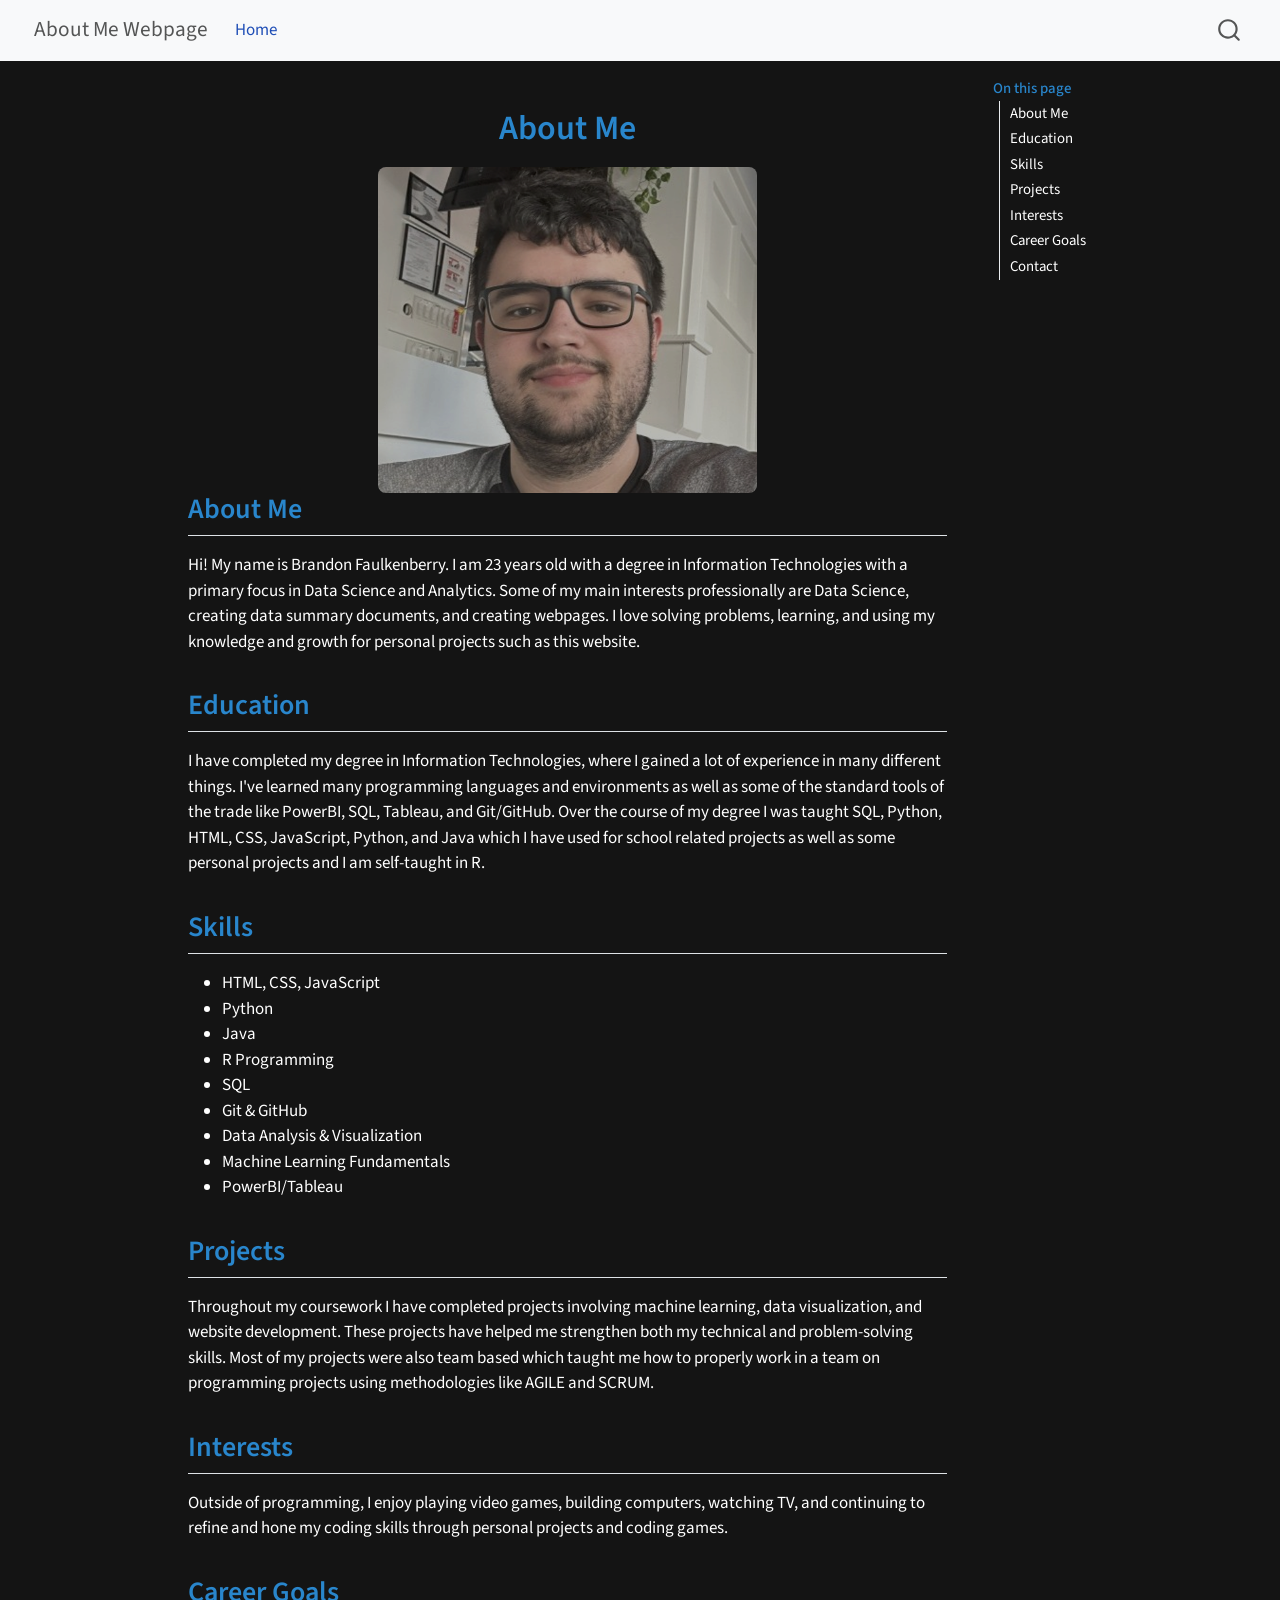
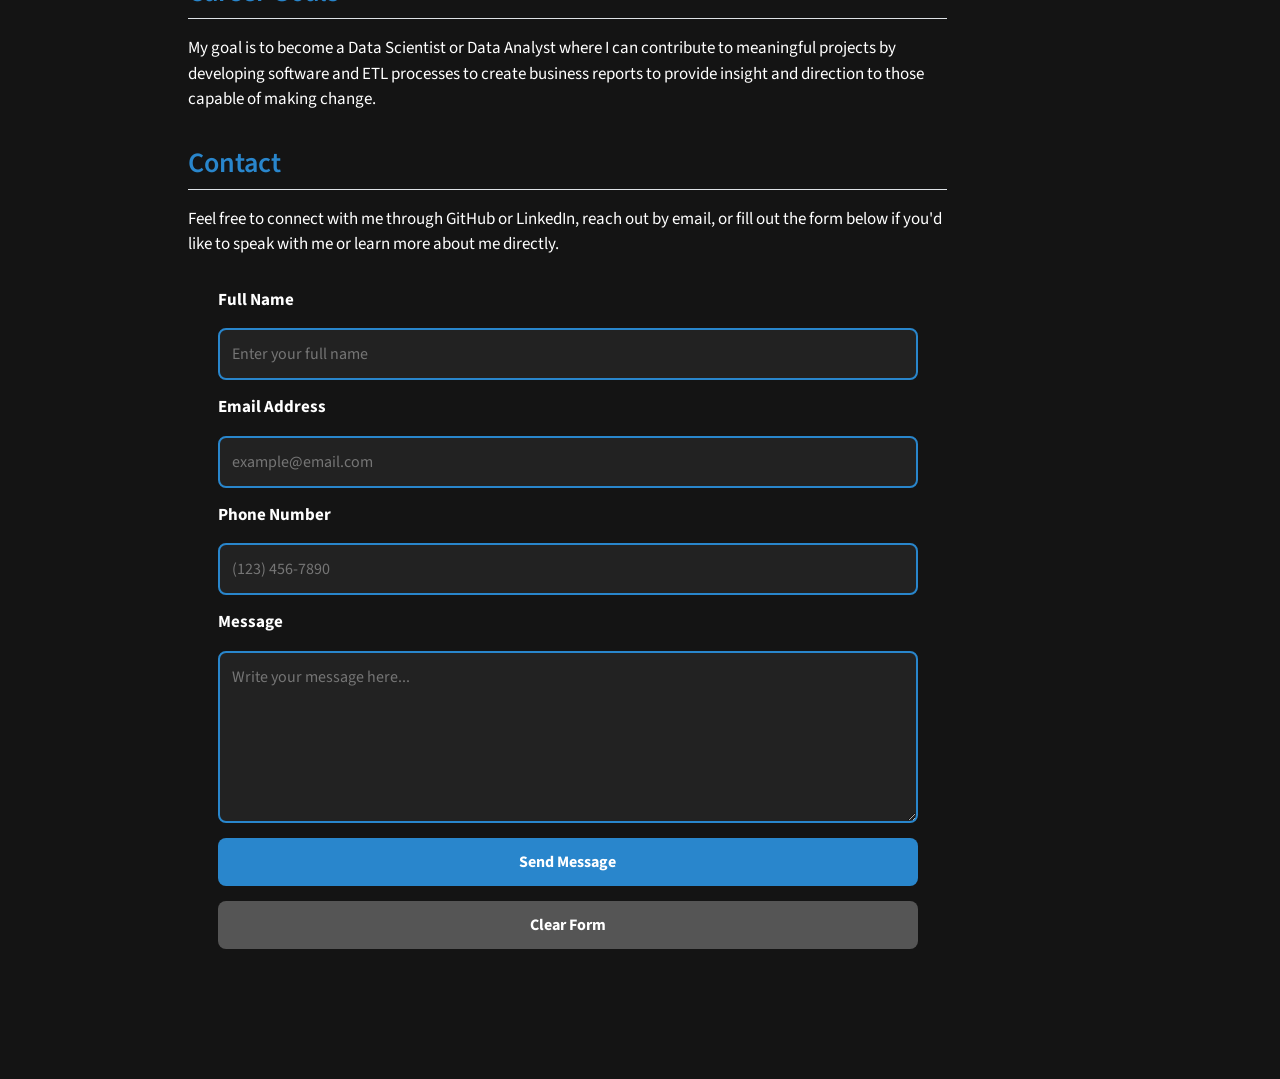
<file: about_me.html>
<!doctype html>
<html lang="en">
  <head>
    <meta charset="UTF-8" />
    <meta name="viewport" content="width=device-width, initial-scale=1.0" />
    <title>About Me</title>

    <link rel="stylesheet" href="styles.css" />

    <!--#region quarto code-->

    <style>
      h1,
      h2,
      h3,
      h4 {
        color: #2986cc !important;
      }

      html,
      body {
        margin: 0;
        padding: 0;
        background-color: #141414;
        color: #ffffff;
        min-height: 100%;
      }

      .content {
        max-width: 850px;
        margin: 0 auto;
        padding: 40px 20px;
        font-family: "Source Sans Pro", sans-serif;
      }

      code {
        white-space: pre-wrap;
      }
      span.smallcaps {
        font-variant: small-caps;
      }
      div.columns {
        display: flex;
        gap: min(4vw, 1.5em);
      }
      div.column {
        flex: auto;
        overflow-x: auto;
      }
      div.hanging-indent {
        margin-left: 1.5em;
        text-indent: -1.5em;
      }
      ul.task-list {
        list-style: none;
      }
      ul.task-list li input[type="checkbox"] {
        width: 0.8em;
        margin: 0 0.8em 0.2em -1em; /* quarto-specific, see https://github.com/quarto-dev/quarto-cli/issues/4556 */
        vertical-align: middle;
      }
    </style>

    <script src="site_libs/quarto-nav/quarto-nav.js"></script>
    <script src="site_libs/quarto-nav/headroom.min.js"></script>
    <script src="site_libs/clipboard/clipboard.min.js"></script>
    <script src="site_libs/quarto-search/autocomplete.umd.js"></script>
    <script src="site_libs/quarto-search/fuse.min.js"></script>
    <script src="site_libs/quarto-search/quarto-search.js"></script>
    <meta name="quarto:offset" content="./" />
    <script src="site_libs/quarto-html/quarto.js" type="module"></script>
    <script
      src="site_libs/quarto-html/tabsets/tabsets.js"
      type="module"
    ></script>
    <script src="site_libs/quarto-html/axe/axe-check.js" type="module"></script>
    <script src="site_libs/quarto-html/popper.min.js"></script>
    <script src="site_libs/quarto-html/tippy.umd.min.js"></script>
    <script src="site_libs/quarto-html/anchor.min.js"></script>
    <link href="site_libs/quarto-html/tippy.css" rel="stylesheet" />
    <link
      href="site_libs/quarto-html/quarto-syntax-highlighting-7b89279ff1a6dce999919e0e67d4d9ec.css"
      rel="stylesheet"
      id="quarto-text-highlighting-styles"
    />
    <script src="site_libs/bootstrap/bootstrap.min.js"></script>
    <link href="site_libs/bootstrap/bootstrap-icons.css" rel="stylesheet" />
    <link
      href="site_libs/bootstrap/bootstrap-e31584831b205ffbb2d98406f31c2a5b.min.css"
      rel="stylesheet"
      append-hash="true"
      id="quarto-bootstrap"
      data-mode="light"
    />
    <script id="quarto-search-options" type="application/json">
      {
        "location": "navbar",
        "copy-button": false,
        "collapse-after": 3,
        "panel-placement": "end",
        "type": "overlay",
        "limit": 50,
        "keyboard-shortcut": ["f", "/", "s"],
        "show-item-context": false,
        "language": {
          "search-no-results-text": "No results",
          "search-matching-documents-text": "matching documents",
          "search-copy-link-title": "Copy link to search",
          "search-hide-matches-text": "Hide additional matches",
          "search-more-match-text": "more match in this document",
          "search-more-matches-text": "more matches in this document",
          "search-clear-button-title": "Clear",
          "search-text-placeholder": "",
          "search-detached-cancel-button-title": "Cancel",
          "search-submit-button-title": "Submit",
          "search-label": "Search"
        }
      }
    </script>
    <!--#endregion-->
  </head>

  <body>
    <div id="quarto-search-results"></div>
    <header id="quarto-header" class="headroom fixed-top">
      <nav class="navbar navbar-expand-lg" data-bs-theme="dark">
        <div class="navbar-container container-fluid">
          <div class="navbar-brand-container mx-auto">
            <a href="./index.html" class="navbar-brand navbar-brand-logo"> </a>
            <a class="navbar-brand" href="./index.html">
              <span class="navbar-title">About Me Webpage</span>
            </a>
          </div>
          <div id="quarto-search" class="" title="Search"></div>
          <button
            class="navbar-toggler"
            type="button"
            data-bs-toggle="collapse"
            data-bs-target="#navbarCollapse"
            aria-controls="navbarCollapse"
            role="menu"
            aria-expanded="false"
            aria-label="Toggle navigation"
            onclick="
              if (window.quartoToggleHeadroom) {
                window.quartoToggleHeadroom();
              }
            "
          >
            <span class="navbar-toggler-icon"></span>
          </button>
          <div class="collapse navbar-collapse" id="navbarCollapse">
            <ul class="navbar-nav navbar-nav-scroll me-auto">
              <li class="nav-item">
                <a
                  class="nav-link active"
                  href="index.html"
                  aria-current="page"
                >
                  <span class="menu-text">Home</span></a
                >
              </li>
            </ul>
          </div>
          <!-- /navcollapse -->
          <div class="quarto-navbar-tools"></div>
        </div>
        <!-- /container-fluid -->
      </nav>
    </header>
    <!-- content -->
    <div
      id="quarto-content"
      class="quarto-container page-columns page-rows-contents page-layout-article page-navbar"
    >
    <!-- sidebar for quick access -->
      <!-- margin-sidebar -->
      <div id="quarto-margin-sidebar" class="sidebar margin-sidebar">
        <nav id="TOC" role="doc-toc" class="toc-active">
  <h2 id="toc-title">On this page</h2>

  <ul class="collapse">
  <li><a href="#about-me" class="nav-link">About Me</a></li>
  <li><a href="#education" class="nav-link">Education</a></li>
  <li><a href="#skills" class="nav-link">Skills</a></li>
  <li><a href="#projects" class="nav-link">Projects</a></li>
  <li><a href="#interests" class="nav-link">Interests</a></li>
  <li><a href="#goals" class="nav-link">Career Goals</a></li>
  <li><a href="#contact" class="nav-link">Contact</a></li>
</ul>
</nav>
      </div>
    <main class="content">

  <h1 style="text-align: center;">About Me</h1>

  <div class="img-card">
    <img src="images/Brandon.png"
              class="standard-img"
              alt="Image of Brandon Faulkenberry" />
  </div>

  <section id="about-me">
    <h2>About Me</h2>
    <p>
      Hi! My name is Brandon Faulkenberry. I am 23 years old with a degree in Information Technologies with a primary focus in Data Science and Analytics. 
      Some of my main interests professionally are Data Science, creating data summary documents, and creating webpages. I love solving problems,
      learning, and using my knowledge and growth for personal projects such as this website.
    </p>
  </section>

  <section id="education">
    <h2>Education</h2>
    <p>
      I have completed my degree in Information Technologies, where I gained a lot of experience in many different things. I've learned many programming languages and environments as well as some
      of the standard tools of the trade like PowerBI, SQL, Tableau, and Git/GitHub. Over the course of my degree I was taught SQL, Python, HTML, CSS, JavaScript, Python, and Java which I have used for
      school related projects as well as some personal projects and I am self-taught in R.
    </p>
  </section>

  <section id="skills">
    <h2>Skills</h2>

    <ul>
      <li>HTML, CSS, JavaScript</li>
      <li>Python</li>
      <li>Java</li>
      <li>R Programming</li>
      <li>SQL</li>
      <li>Git & GitHub</li>
      <li>Data Analysis & Visualization</li>
      <li>Machine Learning Fundamentals</li>
      <li>PowerBI/Tableau</li>
    </ul>
  </section>

  <section id="projects">
    <h2>Projects</h2>

    <p>
      Throughout my coursework I have completed projects involving machine
      learning, data visualization, and website development.
      These projects have helped me strengthen both my technical and
      problem-solving skills. Most of my projects were also team based which taught me how to properly work in a team on programming projects using methodologies like AGILE and SCRUM.
    </p>
  </section>

  <section id="interests">
    <h2>Interests</h2>

    <p>
      Outside of programming, I enjoy playing video games, building computers, watching TV, and continuing to refine and hone my coding skills through personal projects and coding games.
    </p>
  </section>

  <section id="goals">
    <h2>Career Goals</h2>

    <p>
      My goal is to become a Data Scientist or Data Analyst where I can contribute to
      meaningful projects by developing software and ETL processes to create business reports
      to provide insight and direction to those capable of making change.
    </p>
  </section>

  <section id="contact">
    <h2>Contact</h2>

    <p>
      Feel free to connect with me through GitHub or LinkedIn, reach out by
      email, or fill out the form below if you'd like to speak with me or learn more about me directly.
    </p>

    <form id="contactForm" class="contact-form">

    <label for="name">Full Name</label>
    <input
      type="text"
      id="name"
      name="name"
      placeholder="Enter your full name"
      required
    />

    <label for="email">Email Address</label>
    <input
      type="email"
      id="email"
      name="email"
      placeholder="example@email.com"
      required
    />

    <label for="phone">Phone Number</label>
    <input
      type="tel"
      id="phone"
      name="phone"
      placeholder="(123) 456-7890"
    />

    <label for="message">Message</label>
    <textarea
      id="message"
      name="message"
      rows="6"
      placeholder="Write your message here..."
      required
    ></textarea>

    <button type="submit">Send Message</button>
    <button type="reset">Clear Form</button>

  </form>
  </section>

</main>
<script src="scripts.js"></script>
  </body>
</html>
</file>
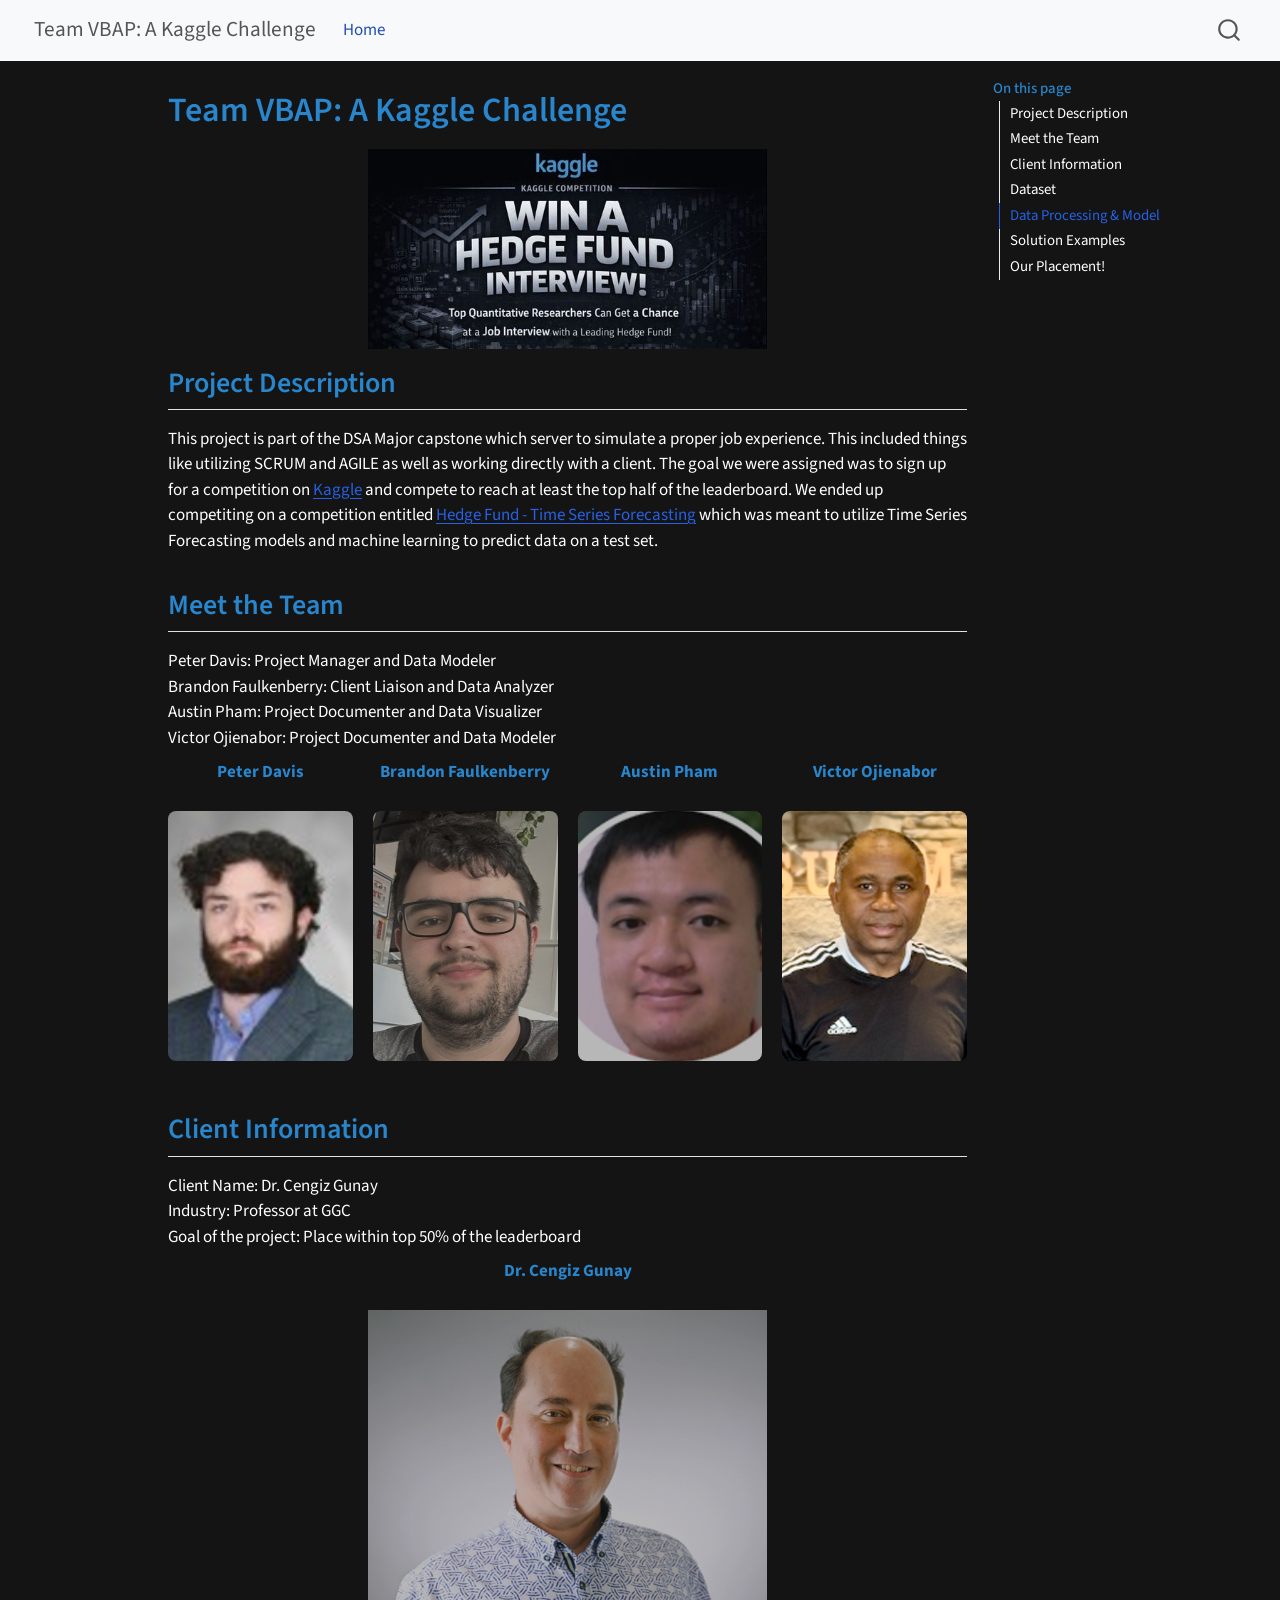
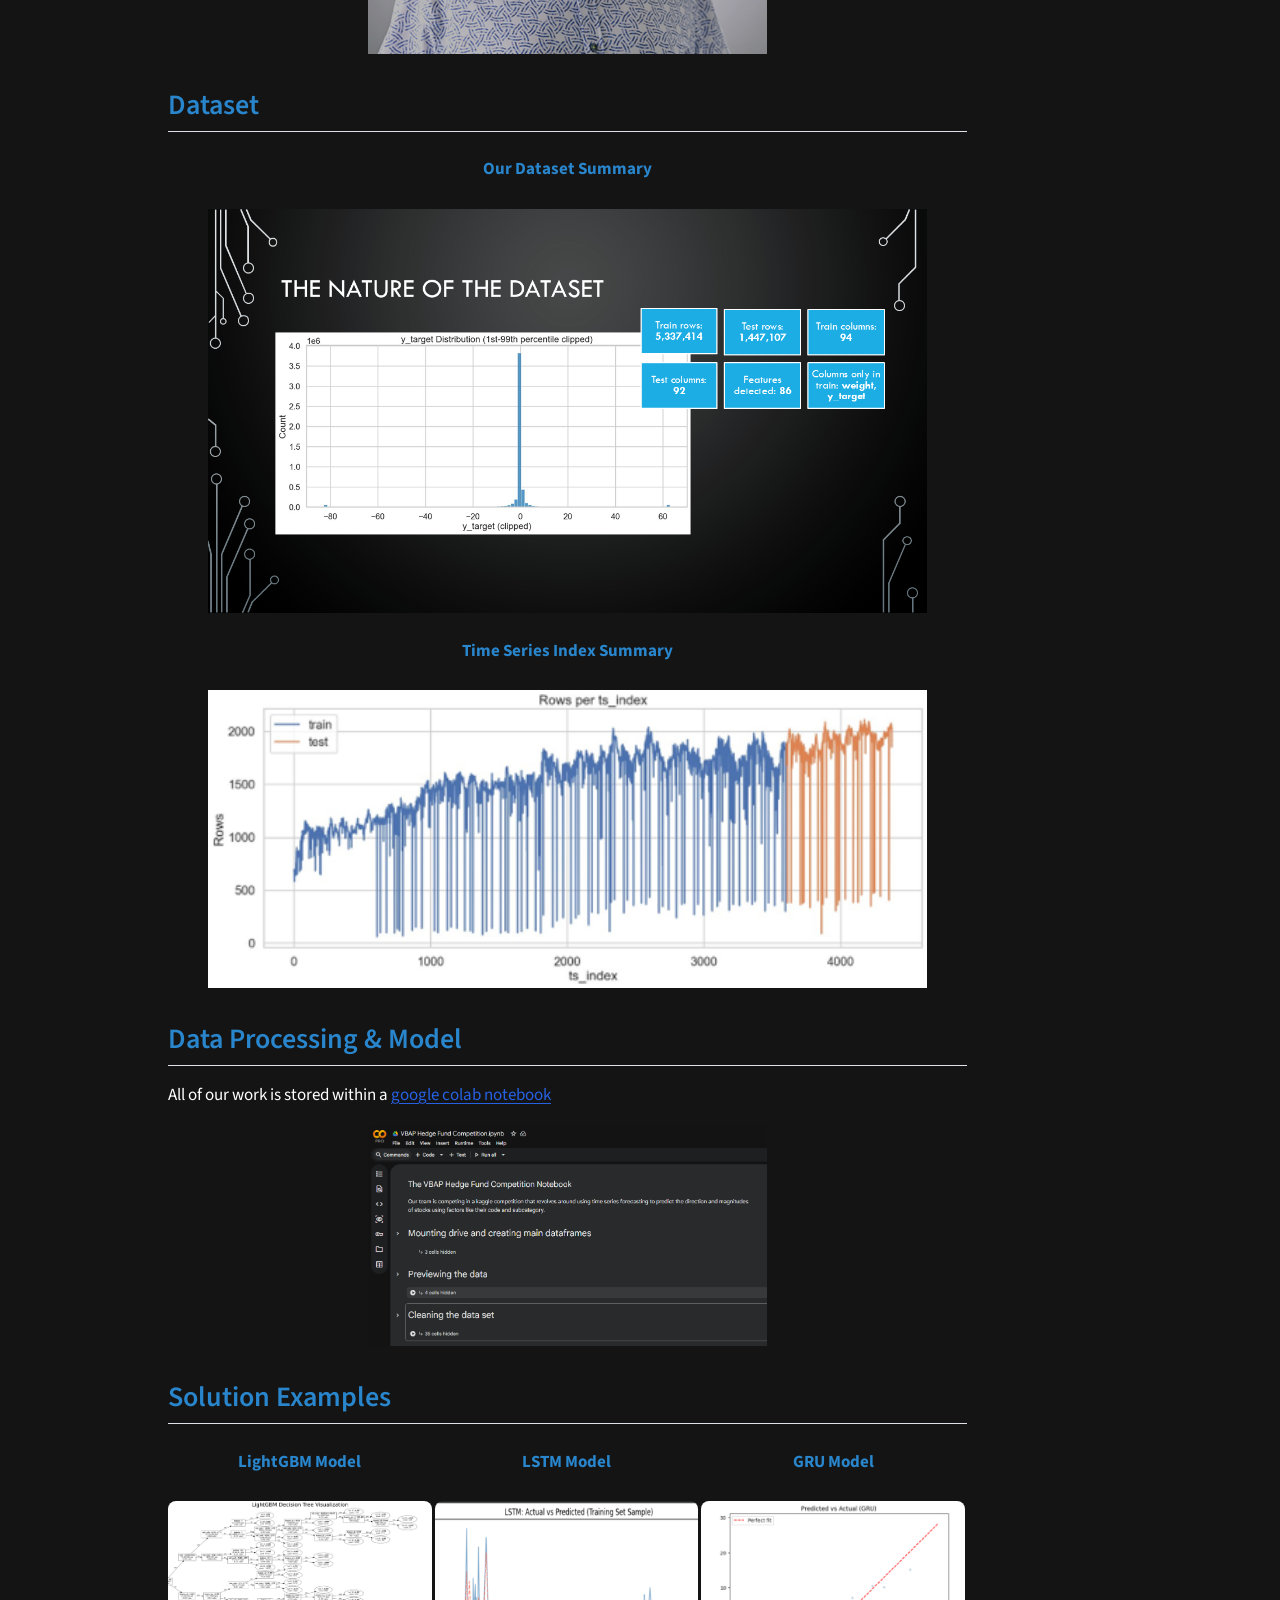
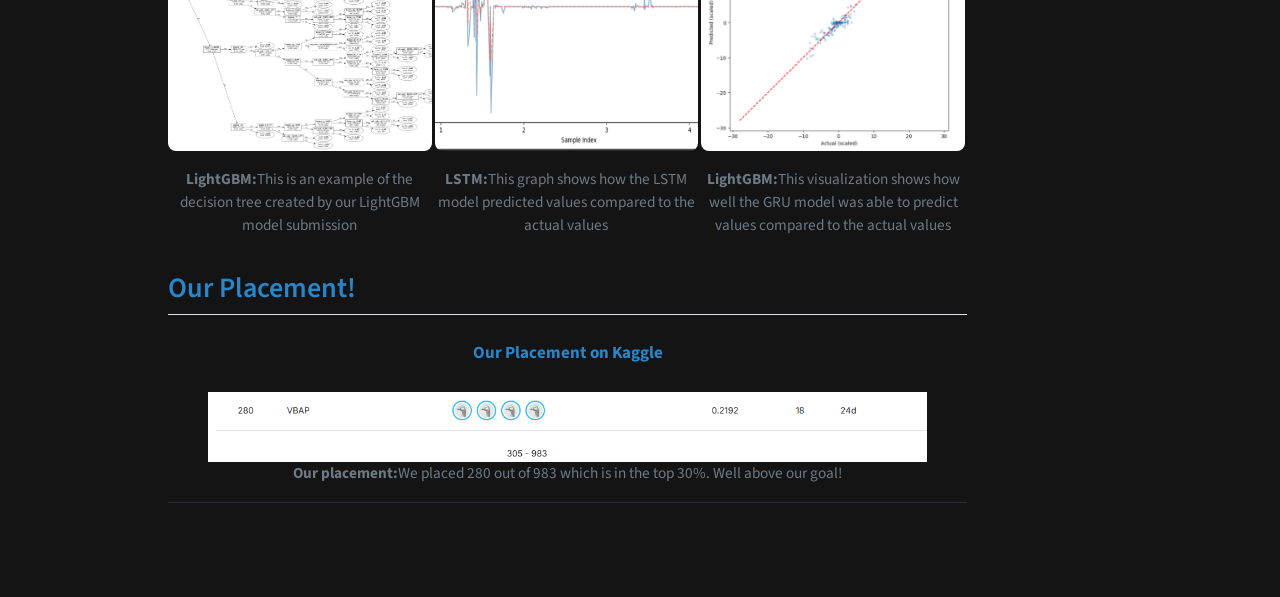
<file: capstone_page.html>
<!doctype html>
<html xmlns="http://www.w3.org/1999/xhtml" lang="en" xml:lang="en">
  <head>
    <meta charset="utf-8" />
    <meta name="generator" content="quarto-1.8.25" />

    <meta
      name="viewport"
      content="width=device-width, initial-scale=1.0, user-scalable=yes"
    />

    <title>Team VBAP: A Kaggle Challenge</title>
    <style>
      code {
        white-space: pre-wrap;
      }
      span.smallcaps {
        font-variant: small-caps;
      }
      div.columns {
        display: flex;
        gap: min(4vw, 1.5em);
      }
      div.column {
        flex: auto;
        overflow-x: auto;
      }
      div.hanging-indent {
        margin-left: 1.5em;
        text-indent: -1.5em;
      }
      ul.task-list {
        list-style: none;
      }
      ul.task-list li input[type="checkbox"] {
        width: 0.8em;
        margin: 0 0.8em 0.2em -1em; /* quarto-specific, see https://github.com/quarto-dev/quarto-cli/issues/4556 */
        vertical-align: middle;
      }
    </style>

    <script src="site_libs/quarto-nav/quarto-nav.js"></script>
    <script src="site_libs/quarto-nav/headroom.min.js"></script>
    <script src="site_libs/clipboard/clipboard.min.js"></script>
    <script src="site_libs/quarto-search/autocomplete.umd.js"></script>
    <script src="site_libs/quarto-search/fuse.min.js"></script>
    <script src="site_libs/quarto-search/quarto-search.js"></script>
    <meta name="quarto:offset" content="./" />
    <script src="site_libs/quarto-html/quarto.js" type="module"></script>
    <script
      src="site_libs/quarto-html/tabsets/tabsets.js"
      type="module"
    ></script>
    <script src="site_libs/quarto-html/axe/axe-check.js" type="module"></script>
    <script src="site_libs/quarto-html/popper.min.js"></script>
    <script src="site_libs/quarto-html/tippy.umd.min.js"></script>
    <script src="site_libs/quarto-html/anchor.min.js"></script>
    <link href="site_libs/quarto-html/tippy.css" rel="stylesheet" />
    <link
      href="site_libs/quarto-html/quarto-syntax-highlighting-7b89279ff1a6dce999919e0e67d4d9ec.css"
      rel="stylesheet"
      id="quarto-text-highlighting-styles"
    />
    <script src="site_libs/bootstrap/bootstrap.min.js"></script>
    <link href="site_libs/bootstrap/bootstrap-icons.css" rel="stylesheet" />
    <link
      href="site_libs/bootstrap/bootstrap-e31584831b205ffbb2d98406f31c2a5b.min.css"
      rel="stylesheet"
      append-hash="true"
      id="quarto-bootstrap"
      data-mode="light"
    />
    <script id="quarto-search-options" type="application/json">
      {
        "location": "navbar",
        "copy-button": false,
        "collapse-after": 3,
        "panel-placement": "end",
        "type": "overlay",
        "limit": 50,
        "keyboard-shortcut": ["f", "/", "s"],
        "show-item-context": false,
        "language": {
          "search-no-results-text": "No results",
          "search-matching-documents-text": "matching documents",
          "search-copy-link-title": "Copy link to search",
          "search-hide-matches-text": "Hide additional matches",
          "search-more-match-text": "more match in this document",
          "search-more-matches-text": "more matches in this document",
          "search-clear-button-title": "Clear",
          "search-text-placeholder": "",
          "search-detached-cancel-button-title": "Cancel",
          "search-submit-button-title": "Submit",
          "search-label": "Search"
        }
      }
    </script>

    <link rel="stylesheet" href="styles.css" />
  </head>

  <body class="nav-fixed quarto-light">
    <div id="quarto-search-results"></div>
    <header id="quarto-header" class="headroom fixed-top">
      <nav class="navbar navbar-expand-lg" data-bs-theme="dark">
        <div class="navbar-container container-fluid">
          <div class="navbar-brand-container mx-auto">
            <a href="./index.html" class="navbar-brand navbar-brand-logo"> </a>
            <a class="navbar-brand" href="./index.html">
              <span class="navbar-title">Team VBAP: A Kaggle Challenge</span>
            </a>
          </div>
          <div id="quarto-search" class="" title="Search"></div>
          <button
            class="navbar-toggler"
            type="button"
            data-bs-toggle="collapse"
            data-bs-target="#navbarCollapse"
            aria-controls="navbarCollapse"
            role="menu"
            aria-expanded="false"
            aria-label="Toggle navigation"
            onclick="
              if (window.quartoToggleHeadroom) {
                window.quartoToggleHeadroom();
              }
            "
          >
            <span class="navbar-toggler-icon"></span>
          </button>
          <div class="collapse navbar-collapse" id="navbarCollapse">
            <ul class="navbar-nav navbar-nav-scroll me-auto">
              <li class="nav-item">
                <a
                  class="nav-link active"
                  href="index.html"
                  aria-current="page"
                >
                  <span class="menu-text">Home</span></a
                >
              </li>
            </ul>
          </div>
          <!-- /navcollapse -->
          <div class="quarto-navbar-tools"></div>
        </div>
        <!-- /container-fluid -->
      </nav>
    </header>
    <!-- content -->
    <div
      id="quarto-content"
      class="quarto-container page-columns page-rows-contents page-layout-article page-navbar"
    >
      <!-- sidebar -->
      <!-- margin-sidebar -->
      <div id="quarto-margin-sidebar" class="sidebar margin-sidebar">
        <nav id="TOC" role="doc-toc" class="toc-active">
          <h2 id="toc-title">On this page</h2>

          <ul class="collapse">
            <li>
              <a
                href="#project-description"
                id="toc-project-description"
                class="nav-link active"
                data-scroll-target="#project-description"
                >Project Description</a
              >
            </li>
            <li>
              <a
                href="#meet-the-team"
                id="toc-meet-the-team"
                class="nav-link"
                data-scroll-target="#meet-the-team"
                >Meet the Team</a
              >
            </li>
            <li>
              <a
                href="#client-information"
                id="toc-client-information"
                class="nav-link"
                data-scroll-target="#client-information"
                >Client Information</a
              >
            </li>
            <li>
              <a
                href="#dataset"
                id="toc-dataset"
                class="nav-link"
                data-scroll-target="#dataset"
                >Dataset</a
              >
            </li>
            <li>
              <a
                href="#data-processing-model"
                id="toc-data-processing-model"
                class="nav-link"
                data-scroll-target="#data-processing-model"
                >Data Processing &amp; Model</a
              >
            </li>
            <li>
              <a
                href="#solution-examples"
                id="toc-solution-examples"
                class="nav-link"
                data-scroll-target="#solution-examples"
                >Solution Examples</a
              >
            </li>
            <li>
              <a
                href="#our-placement"
                id="toc-our-placement"
                class="nav-link"
                data-scroll-target="#our-placement"
                >Our Placement!</a
              >
            </li>
          </ul>
        </nav>
      </div>
      <!-- main -->
      <main class="content" id="quarto-document-content">
        <header id="title-block-header" class="quarto-title-block default">
          <div class="quarto-title">
            <h1 class="title">Team VBAP: A Kaggle Challenge</h1>
          </div>

          <div class="quarto-title-meta"></div>
        </header>

        <div class="img-card">
          <p>
            <a
              href="https://www.kaggle.com/competitions/ts-forecasting"
              target="_blank"
            >
              <img src="images/competition.png" class="full-img" />
            </a>
          </p>
        </div>
        <section id="project-description" class="level2">
          <h2 class="anchored" data-anchor-id="project-description">
            Project Description
          </h2>
          <p>
            This project is part of the DSA Major capstone which server to
            simulate a proper job experience. This included things like
            utilizing SCRUM and AGILE as well as working directly with a client.
            The goal we were assigned was to sign up for a competition on
            <a href="https://www.kaggle.com/competitions">Kaggle</a> and compete
            to reach at least the top half of the leaderboard. We ended up
            competiting on a competition entitled
            <a href="https://www.kaggle.com/competitions/ts-forecasting"
              >Hedge Fund - Time Series Forecasting</a
            >
            which was meant to utilize Time Series Forecasting models and
            machine learning to predict data on a test set.
          </p>
        </section>
        <section id="meet-the-team" class="level2">
          <h2 class="anchored" data-anchor-id="meet-the-team">Meet the Team</h2>

          Peter Davis: Project Manager and Data Modeler <br />
          Brandon Faulkenberry: Client Liaison and Data Analyzer <br />
          Austin Pham: Project Documenter and Data Visualizer <br />
          Victor Ojienabor: Project Documenter and Data Modeler<br />

          <div class="team-row">
            <div class="team-member">
              <div class="img-card">
                <div class="img-title">
                  <p>Peter Davis</p>
                </div>
                <p>
                  <a
                    href="https://www.linkedin.com/in/peterddavis2002/"
                    target="_blank"
                  >
                    <img src="images/Peter.png" class="uniform-img" />
                  </a>
                </p>
              </div>
            </div>
            <div class="team-member">
              <div class="img-card">
                <div class="img-title">
                  <p>Brandon Faulkenberry</p>
                </div>
                <p>
                  <a
                    href="https://www.linkedin.com/in/brandon-faulkenberry/"
                    target="_blank"
                  >
                    <img src="images/Brandon.png" class="uniform-img" />
                  </a>
                </p>
              </div>
            </div>
            <div class="team-member">
              <div class="img-card">
                <div class="img-title">
                  <p>Austin Pham</p>
                </div>
                <p>
                  <a
                    href="https://www.linkedin.com/in/austin-pham-726659279/"
                    target="_blank"
                  >
                    <img src="images/Austin.png" class="uniform-img" />
                  </a>
                </p>
              </div>
            </div>
            <div class="team-member">
              <div class="img-card">
                <div class="img-title">
                  <p>Victor Ojienabor</p>
                </div>
                <p>
                  <a
                    href="https://www.linkedin.com/in/victor-o-91b5523b8/"
                    target="_blank"
                  >
                    <img src="images/Victor.png" class="uniform-img" />
                  </a>
                </p>
              </div>
            </div>
          </div>
        </section>
        <section id="client-information" class="level2">
          <h2 class="anchored" data-anchor-id="client-information">
            Client Information
          </h2>

          Client Name: Dr.&nbsp;Cengiz Gunay<br />
          Industry: Professor at GGC<br />

          Goal of the project: Place within top 50% of the leaderboard<br />

          <div class="img-card">
            <div class="img-title">
              <p>Dr.&nbsp;Cengiz Gunay</p>
            </div>
            <p>
              <a
                href="https://www.linkedin.com/in/cengiz-gunay-5010a89/"
                target="_blank"
              >
                <img src="images/Gunay.png" class="full-img" />
              </a>
            </p>
          </div>
        </section>
        <section id="dataset" class="level2">
          <h2 class="anchored" data-anchor-id="dataset">Dataset</h2>
          <div class="img-card">
            <div class="img-title">
              <p>Our Dataset Summary</p>
            </div>
            <p>
              <img
                src="images/Dataset_Summary.png"
                width="90%"
                fig-align="center"
              />
            </p>
          </div>
          <div class="img-card">
            <div class="img-title">
              <p>Time Series Index Summary</p>
            </div>
            <p>
              <img src="images/row_desc.png" width="90%" fig-align="center" />
            </p>
          </div>
        </section>
        <section id="data-processing-model" class="level2">
          <h2 class="anchored" data-anchor-id="data-processing-model">
            Data Processing &amp; Model
          </h2>
          <p>
            All of our work is stored within a
            <a
              href="https://colab.research.google.com/drive/10K1tEFn7ey2J7yNcpJGUPbkWtOyQZa-r?usp=sharing"
              >google colab notebook</a
            >
          </p>
          <div class="img-card">
            <p>
              <a
                href="https://colab.research.google.com/drive/10K1tEFn7ey2J7yNcpJGUPbkWtOyQZa-r?usp=sharing"
                target="_blank"
              >
                <img src="images/Colab_preview.png" class="full-img" />
              </a>
            </p>
          </div>
        </section>
        <section id="solution-examples" class="level2">
          <h2 class="anchored" data-anchor-id="solution-examples">
            Solution Examples
          </h2>
          <div class="columns">
            <div class="column" style="width: 33%">
              <div class="img-card">
                <div class="img-title">
                  <p>LightGBM Model</p>
                </div>
                <p>
                  <a href="images/LightGBM_example.png" target="_blank">
                    <img
                      src="images/LightGBM_example.png"
                      class="uniform-img"
                    />
                  </a>
                </p>
                <figcaption>
                  <strong>LightGBM:</strong>This is an example of the decision
                  tree created by our LightGBM model submission
                </figcaption>
              </div>
            </div>
            <div class="column" style="width: 33%">
              <div class="img-card">
                <div class="img-title">
                  <p>LSTM Model</p>
                </div>
                <p>
                  <a href="images/LSTM_example.png" target="_blank">
                    <img src="images/LSTM_example.png" class="uniform-img" />
                  </a>
                </p>
                <figcaption>
                  <strong>LSTM:</strong>This graph shows how the LSTM model
                  predicted values compared to the actual values
                </figcaption>
              </div>
            </div>
            <div class="column" style="width: 33%">
              <div class="img-card">
                <div class="img-title">
                  <p>GRU Model</p>
                </div>
                <p>
                  <a href="images/GRU_example.png" target="_blank">
                    <img src="images/GRU_example.png" class="uniform-img" />
                  </a>
                </p>
                <figcaption>
                  <strong>LightGBM:</strong>This visualization shows how well
                  the GRU model was able to predict values compared to the
                  actual values
                </figcaption>
              </div>
            </div>
          </div>
        </section>
        <section id="our-placement" class="level2">
          <h2 class="anchored" data-anchor-id="our-placement">
            Our Placement!
          </h2>
          <div class="img-card">
            <div class="img-title">
              <p>Our Placement on Kaggle</p>
            </div>
            <a href="images/Results.png" target="_blank">
              <img src="images/Results.png" class="extra-img" />
            </a>
            <figcaption>
              <p>
                <strong>Our placement:</strong>We placed 280 out of 983 which is
                in the top 30%. Well above our goal!
              </p>
              <hr />
            </figcaption>
          </div>
        </section>
      </main>
      <!-- /main -->
      <script id="quarto-html-after-body" type="application/javascript">
        window.document.addEventListener("DOMContentLoaded", function (event) {
          const icon = "";
          const anchorJS = new window.AnchorJS();
          anchorJS.options = {
            placement: "right",
            icon: icon,
          };
          anchorJS.add(".anchored");
          const isCodeAnnotation = (el) => {
            for (const clz of el.classList) {
              if (clz.startsWith("code-annotation-")) {
                return true;
              }
            }
            return false;
          };
          const onCopySuccess = function (e) {
            // button target
            const button = e.trigger;
            // don't keep focus
            button.blur();
            // flash "checked"
            button.classList.add("code-copy-button-checked");
            var currentTitle = button.getAttribute("title");
            button.setAttribute("title", "Copied!");
            let tooltip;
            if (window.bootstrap) {
              button.setAttribute("data-bs-toggle", "tooltip");
              button.setAttribute("data-bs-placement", "left");
              button.setAttribute("data-bs-title", "Copied!");
              tooltip = new bootstrap.Tooltip(button, {
                trigger: "manual",
                customClass: "code-copy-button-tooltip",
                offset: [0, -8],
              });
              tooltip.show();
            }
            setTimeout(function () {
              if (tooltip) {
                tooltip.hide();
                button.removeAttribute("data-bs-title");
                button.removeAttribute("data-bs-toggle");
                button.removeAttribute("data-bs-placement");
              }
              button.setAttribute("title", currentTitle);
              button.classList.remove("code-copy-button-checked");
            }, 1000);
            // clear code selection
            e.clearSelection();
          };
          const getTextToCopy = function (trigger) {
            const outerScaffold = trigger.parentElement.cloneNode(true);
            const codeEl = outerScaffold.querySelector("code");
            for (const childEl of codeEl.children) {
              if (isCodeAnnotation(childEl)) {
                childEl.remove();
              }
            }
            return codeEl.innerText;
          };
          const clipboard = new window.ClipboardJS(
            ".code-copy-button:not([data-in-quarto-modal])",
            {
              text: getTextToCopy,
            },
          );
          clipboard.on("success", onCopySuccess);
          if (
            window.document.getElementById("quarto-embedded-source-code-modal")
          ) {
            const clipboardModal = new window.ClipboardJS(
              ".code-copy-button[data-in-quarto-modal]",
              {
                text: getTextToCopy,
                container: window.document.getElementById(
                  "quarto-embedded-source-code-modal",
                ),
              },
            );
            clipboardModal.on("success", onCopySuccess);
          }
          var localhostRegex = new RegExp(
            /^(?:http|https):\/\/localhost\:?[0-9]*\//,
          );
          var mailtoRegex = new RegExp(/^mailto:/);
          var filterRegex = new RegExp("/" + window.location.host + "/");
          var isInternal = (href) => {
            return (
              filterRegex.test(href) ||
              localhostRegex.test(href) ||
              mailtoRegex.test(href)
            );
          };
          // Inspect non-navigation links and adorn them if external
          var links = window.document.querySelectorAll(
            "a[href]:not(.nav-link):not(.navbar-brand):not(.toc-action):not(.sidebar-link):not(.sidebar-item-toggle):not(.pagination-link):not(.no-external):not([aria-hidden]):not(.dropdown-item):not(.quarto-navigation-tool):not(.about-link)",
          );
          for (var i = 0; i < links.length; i++) {
            const link = links[i];
            if (!isInternal(link.href)) {
              // undo the damage that might have been done by quarto-nav.js in the case of
              // links that we want to consider external
              if (link.dataset.originalHref !== undefined) {
                link.href = link.dataset.originalHref;
              }
            }
          }
          function tippyHover(el, contentFn, onTriggerFn, onUntriggerFn) {
            const config = {
              allowHTML: true,
              maxWidth: 500,
              delay: 100,
              arrow: false,
              appendTo: function (el) {
                return el.parentElement;
              },
              interactive: true,
              interactiveBorder: 10,
              theme: "quarto",
              placement: "bottom-start",
            };
            if (contentFn) {
              config.content = contentFn;
            }
            if (onTriggerFn) {
              config.onTrigger = onTriggerFn;
            }
            if (onUntriggerFn) {
              config.onUntrigger = onUntriggerFn;
            }
            window.tippy(el, config);
          }
          const noterefs = window.document.querySelectorAll(
            'a[role="doc-noteref"]',
          );
          for (var i = 0; i < noterefs.length; i++) {
            const ref = noterefs[i];
            tippyHover(ref, function () {
              // use id or data attribute instead here
              let href =
                ref.getAttribute("data-footnote-href") ||
                ref.getAttribute("href");
              try {
                href = new URL(href).hash;
              } catch {}
              const id = href.replace(/^#\/?/, "");
              const note = window.document.getElementById(id);
              if (note) {
                return note.innerHTML;
              } else {
                return "";
              }
            });
          }
          const xrefs = window.document.querySelectorAll("a.quarto-xref");
          const processXRef = (id, note) => {
            // Strip column container classes
            const stripColumnClz = (el) => {
              el.classList.remove("page-full", "page-columns");
              if (el.children) {
                for (const child of el.children) {
                  stripColumnClz(child);
                }
              }
            };
            stripColumnClz(note);
            if (id === null || id.startsWith("sec-")) {
              // Special case sections, only their first couple elements
              const container = document.createElement("div");
              if (note.children && note.children.length > 2) {
                container.appendChild(note.children[0].cloneNode(true));
                for (let i = 1; i < note.children.length; i++) {
                  const child = note.children[i];
                  if (child.tagName === "P" && child.innerText === "") {
                    continue;
                  } else {
                    container.appendChild(child.cloneNode(true));
                    break;
                  }
                }
                if (window.Quarto?.typesetMath) {
                  window.Quarto.typesetMath(container);
                }
                return container.innerHTML;
              } else {
                if (window.Quarto?.typesetMath) {
                  window.Quarto.typesetMath(note);
                }
                return note.innerHTML;
              }
            } else {
              // Remove any anchor links if they are present
              const anchorLink = note.querySelector("a.anchorjs-link");
              if (anchorLink) {
                anchorLink.remove();
              }
              if (window.Quarto?.typesetMath) {
                window.Quarto.typesetMath(note);
              }
              if (note.classList.contains("callout")) {
                return note.outerHTML;
              } else {
                return note.innerHTML;
              }
            }
          };
          for (var i = 0; i < xrefs.length; i++) {
            const xref = xrefs[i];
            tippyHover(
              xref,
              undefined,
              function (instance) {
                instance.disable();
                let url = xref.getAttribute("href");
                let hash = undefined;
                if (url.startsWith("#")) {
                  hash = url;
                } else {
                  try {
                    hash = new URL(url).hash;
                  } catch {}
                }
                if (hash) {
                  const id = hash.replace(/^#\/?/, "");
                  const note = window.document.getElementById(id);
                  if (note !== null) {
                    try {
                      const html = processXRef(id, note.cloneNode(true));
                      instance.setContent(html);
                    } finally {
                      instance.enable();
                      instance.show();
                    }
                  } else {
                    // See if we can fetch this
                    fetch(url.split("#")[0])
                      .then((res) => res.text())
                      .then((html) => {
                        const parser = new DOMParser();
                        const htmlDoc = parser.parseFromString(
                          html,
                          "text/html",
                        );
                        const note = htmlDoc.getElementById(id);
                        if (note !== null) {
                          const html = processXRef(id, note);
                          instance.setContent(html);
                        }
                      })
                      .finally(() => {
                        instance.enable();
                        instance.show();
                      });
                  }
                } else {
                  // See if we can fetch a full url (with no hash to target)
                  // This is a special case and we should probably do some content thinning / targeting
                  fetch(url)
                    .then((res) => res.text())
                    .then((html) => {
                      const parser = new DOMParser();
                      const htmlDoc = parser.parseFromString(html, "text/html");
                      const note = htmlDoc.querySelector("main.content");
                      if (note !== null) {
                        // This should only happen for chapter cross references
                        // (since there is no id in the URL)
                        // remove the first header
                        if (
                          note.children.length > 0 &&
                          note.children[0].tagName === "HEADER"
                        ) {
                          note.children[0].remove();
                        }
                        const html = processXRef(null, note);
                        instance.setContent(html);
                      }
                    })
                    .finally(() => {
                      instance.enable();
                      instance.show();
                    });
                }
              },
              function (instance) {},
            );
          }
          let selectedAnnoteEl;
          const selectorForAnnotation = (cell, annotation) => {
            let cellAttr = 'data-code-cell="' + cell + '"';
            let lineAttr = 'data-code-annotation="' + annotation + '"';
            const selector = "span[" + cellAttr + "][" + lineAttr + "]";
            return selector;
          };
          const selectCodeLines = (annoteEl) => {
            const doc = window.document;
            const targetCell = annoteEl.getAttribute("data-target-cell");
            const targetAnnotation = annoteEl.getAttribute(
              "data-target-annotation",
            );
            const annoteSpan = window.document.querySelector(
              selectorForAnnotation(targetCell, targetAnnotation),
            );
            const lines = annoteSpan.getAttribute("data-code-lines").split(",");
            const lineIds = lines.map((line) => {
              return targetCell + "-" + line;
            });
            let top = null;
            let height = null;
            let parent = null;
            if (lineIds.length > 0) {
              //compute the position of the single el (top and bottom and make a div)
              const el = window.document.getElementById(lineIds[0]);
              top = el.offsetTop;
              height = el.offsetHeight;
              parent = el.parentElement.parentElement;
              if (lineIds.length > 1) {
                const lastEl = window.document.getElementById(
                  lineIds[lineIds.length - 1],
                );
                const bottom = lastEl.offsetTop + lastEl.offsetHeight;
                height = bottom - top;
              }
              if (top !== null && height !== null && parent !== null) {
                // cook up a div (if necessary) and position it
                let div = window.document.getElementById(
                  "code-annotation-line-highlight",
                );
                if (div === null) {
                  div = window.document.createElement("div");
                  div.setAttribute("id", "code-annotation-line-highlight");
                  div.style.position = "absolute";
                  parent.appendChild(div);
                }
                div.style.top = top - 2 + "px";
                div.style.height = height + 4 + "px";
                div.style.left = 0;
                let gutterDiv = window.document.getElementById(
                  "code-annotation-line-highlight-gutter",
                );
                if (gutterDiv === null) {
                  gutterDiv = window.document.createElement("div");
                  gutterDiv.setAttribute(
                    "id",
                    "code-annotation-line-highlight-gutter",
                  );
                  gutterDiv.style.position = "absolute";
                  const codeCell = window.document.getElementById(targetCell);
                  const gutter = codeCell.querySelector(
                    ".code-annotation-gutter",
                  );
                  gutter.appendChild(gutterDiv);
                }
                gutterDiv.style.top = top - 2 + "px";
                gutterDiv.style.height = height + 4 + "px";
              }
              selectedAnnoteEl = annoteEl;
            }
          };
          const unselectCodeLines = () => {
            const elementsIds = [
              "code-annotation-line-highlight",
              "code-annotation-line-highlight-gutter",
            ];
            elementsIds.forEach((elId) => {
              const div = window.document.getElementById(elId);
              if (div) {
                div.remove();
              }
            });
            selectedAnnoteEl = undefined;
          };
          // Handle positioning of the toggle
          window.addEventListener(
            "resize",
            throttle(() => {
              elRect = undefined;
              if (selectedAnnoteEl) {
                selectCodeLines(selectedAnnoteEl);
              }
            }, 10),
          );
          function throttle(fn, ms) {
            let throttle = false;
            let timer;
            return (...args) => {
              if (!throttle) {
                // first call gets through
                fn.apply(this, args);
                throttle = true;
              } else {
                // all the others get throttled
                if (timer) clearTimeout(timer); // cancel #2
                timer = setTimeout(() => {
                  fn.apply(this, args);
                  timer = throttle = false;
                }, ms);
              }
            };
          }
          // Attach click handler to the DT
          const annoteDls = window.document.querySelectorAll(
            "dt[data-target-cell]",
          );
          for (const annoteDlNode of annoteDls) {
            annoteDlNode.addEventListener("click", (event) => {
              const clickedEl = event.target;
              if (clickedEl !== selectedAnnoteEl) {
                unselectCodeLines();
                const activeEl = window.document.querySelector(
                  "dt[data-target-cell].code-annotation-active",
                );
                if (activeEl) {
                  activeEl.classList.remove("code-annotation-active");
                }
                selectCodeLines(clickedEl);
                clickedEl.classList.add("code-annotation-active");
              } else {
                // Unselect the line
                unselectCodeLines();
                clickedEl.classList.remove("code-annotation-active");
              }
            });
          }
          const findCites = (el) => {
            const parentEl = el.parentElement;
            if (parentEl) {
              const cites = parentEl.dataset.cites;
              if (cites) {
                return {
                  el,
                  cites: cites.split(" "),
                };
              } else {
                return findCites(el.parentElement);
              }
            } else {
              return undefined;
            }
          };
          var bibliorefs = window.document.querySelectorAll(
            'a[role="doc-biblioref"]',
          );
          for (var i = 0; i < bibliorefs.length; i++) {
            const ref = bibliorefs[i];
            const citeInfo = findCites(ref);
            if (citeInfo) {
              tippyHover(citeInfo.el, function () {
                var popup = window.document.createElement("div");
                citeInfo.cites.forEach(function (cite) {
                  var citeDiv = window.document.createElement("div");
                  citeDiv.classList.add("hanging-indent");
                  citeDiv.classList.add("csl-entry");
                  var biblioDiv = window.document.getElementById("ref-" + cite);
                  if (biblioDiv) {
                    citeDiv.innerHTML = biblioDiv.innerHTML;
                  }
                  popup.appendChild(citeDiv);
                });
                return popup.innerHTML;
              });
            }
          }
        });
      </script>
    </div>
    <!-- /content -->
  </body>
</html>
</file>
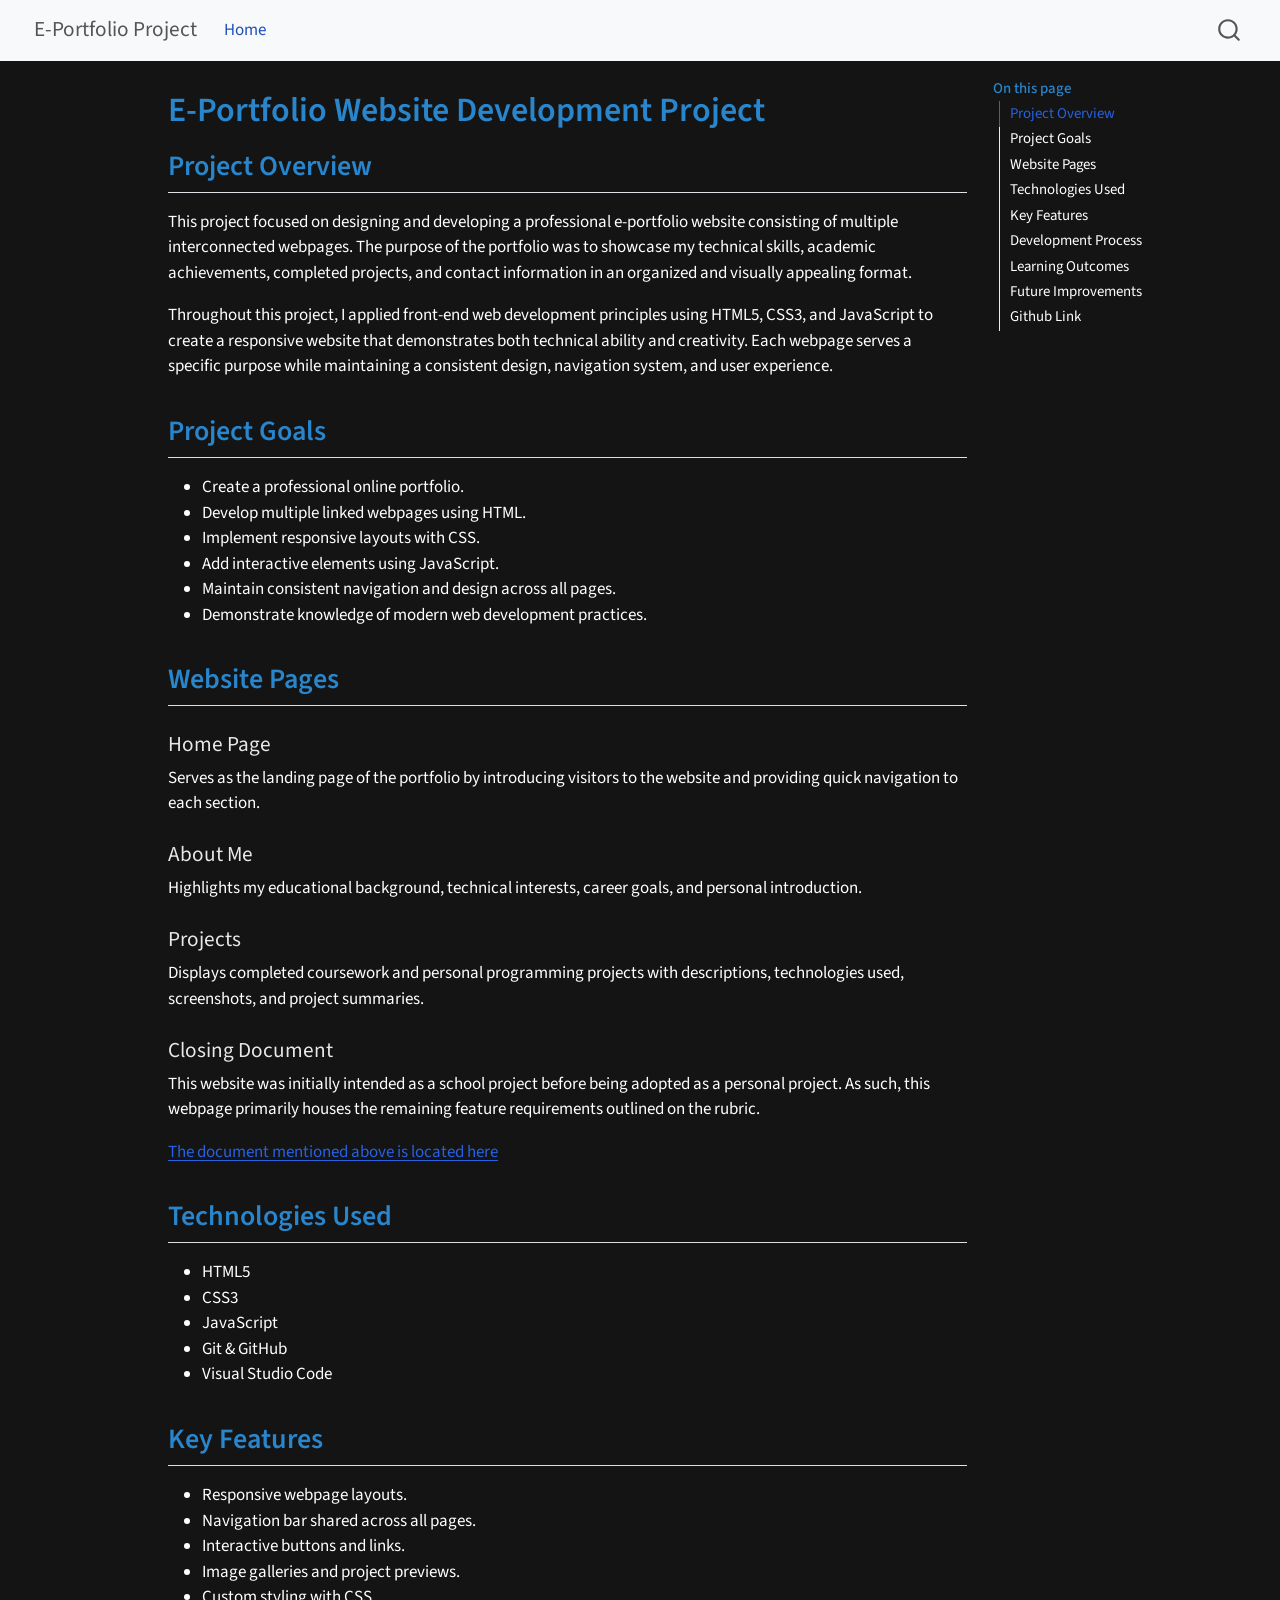
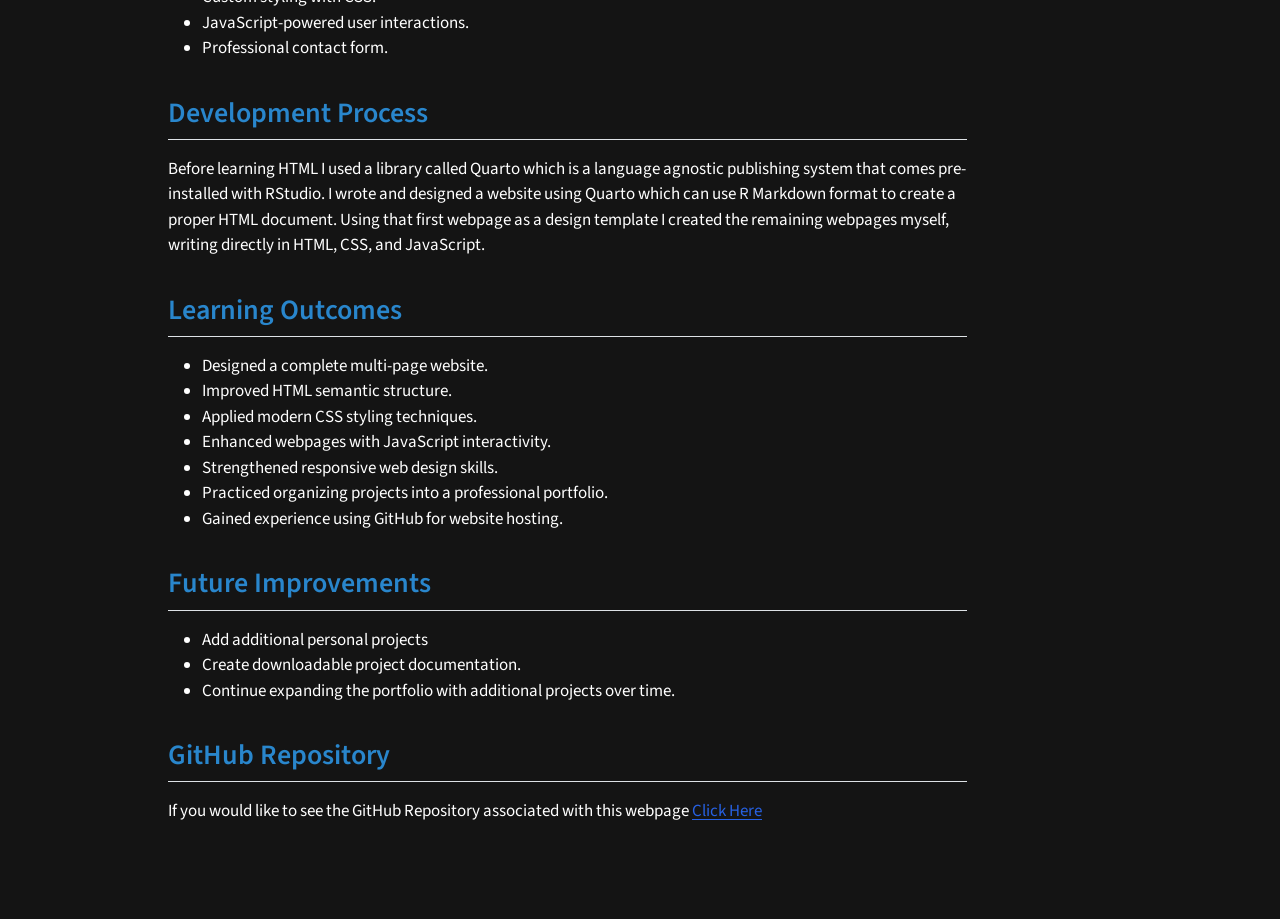
<file: webpage-project.html>
<!doctype html>
<html xmlns="http://www.w3.org/1999/xhtml" lang="en" xml:lang="en">
  <head>
    <meta charset="utf-8" />
    <meta name="generator" content="quarto-1.8.25" />

    <meta
      name="viewport"
      content="width=device-width, initial-scale=1.0, user-scalable=yes"
    />

    <title>E-Portfolio Project</title>

    <!--#region Quarto Generated Scripts-->
    <style>
      code {
        white-space: pre-wrap;
      }
      span.smallcaps {
        font-variant: small-caps;
      }
      div.columns {
        display: flex;
        gap: min(4vw, 1.5em);
      }
      div.column {
        flex: auto;
        overflow-x: auto;
      }
      div.hanging-indent {
        margin-left: 1.5em;
        text-indent: -1.5em;
      }
      ul.task-list {
        list-style: none;
      }
      ul.task-list li input[type="checkbox"] {
        width: 0.8em;
        margin: 0 0.8em 0.2em -1em; /* quarto-specific, see https://github.com/quarto-dev/quarto-cli/issues/4556 */
        vertical-align: middle;
      }
    </style>

    <script src="site_libs/quarto-nav/quarto-nav.js"></script>
    <script src="site_libs/quarto-nav/headroom.min.js"></script>
    <script src="site_libs/clipboard/clipboard.min.js"></script>
    <script src="site_libs/quarto-search/autocomplete.umd.js"></script>
    <script src="site_libs/quarto-search/fuse.min.js"></script>
    <script src="site_libs/quarto-search/quarto-search.js"></script>
    <meta name="quarto:offset" content="./" />
    <script src="site_libs/quarto-html/quarto.js" type="module"></script>
    <script
      src="site_libs/quarto-html/tabsets/tabsets.js"
      type="module"
    ></script>
    <script src="site_libs/quarto-html/axe/axe-check.js" type="module"></script>
    <script src="site_libs/quarto-html/popper.min.js"></script>
    <script src="site_libs/quarto-html/tippy.umd.min.js"></script>
    <script src="site_libs/quarto-html/anchor.min.js"></script>
    <link href="site_libs/quarto-html/tippy.css" rel="stylesheet" />
    <link
      href="site_libs/quarto-html/quarto-syntax-highlighting-7b89279ff1a6dce999919e0e67d4d9ec.css"
      rel="stylesheet"
      id="quarto-text-highlighting-styles"
    />
    <script src="site_libs/bootstrap/bootstrap.min.js"></script>
    <link href="site_libs/bootstrap/bootstrap-icons.css" rel="stylesheet" />
    <link
      href="site_libs/bootstrap/bootstrap-e31584831b205ffbb2d98406f31c2a5b.min.css"
      rel="stylesheet"
      append-hash="true"
      id="quarto-bootstrap"
      data-mode="light"
    />
    <script id="quarto-search-options" type="application/json">
      {
        "location": "navbar",
        "copy-button": false,
        "collapse-after": 3,
        "panel-placement": "end",
        "type": "overlay",
        "limit": 50,
        "keyboard-shortcut": ["f", "/", "s"],
        "show-item-context": false,
        "language": {
          "search-no-results-text": "No results",
          "search-matching-documents-text": "matching documents",
          "search-copy-link-title": "Copy link to search",
          "search-hide-matches-text": "Hide additional matches",
          "search-more-match-text": "more match in this document",
          "search-more-matches-text": "more matches in this document",
          "search-clear-button-title": "Clear",
          "search-text-placeholder": "",
          "search-detached-cancel-button-title": "Cancel",
          "search-submit-button-title": "Submit",
          "search-label": "Search"
        }
      }
    </script>
    <!--#endregion-->
    <link rel="stylesheet" href="styles.css" />
  </head>

  <body class="nav-fixed quarto-light">
    <div id="quarto-search-results"></div>
    <header id="quarto-header" class="headroom fixed-top">
      <nav class="navbar navbar-expand-lg" data-bs-theme="dark">
        <div class="navbar-container container-fluid">
          <div class="navbar-brand-container mx-auto">
            <a href="./index.html" class="navbar-brand navbar-brand-logo"> </a>
            <a class="navbar-brand" href="./index.html">
              <span class="navbar-title">E-Portfolio Project</span>
            </a>
          </div>
          <div id="quarto-search" class="" title="Search"></div>
          <button
            class="navbar-toggler"
            type="button"
            data-bs-toggle="collapse"
            data-bs-target="#navbarCollapse"
            aria-controls="navbarCollapse"
            role="menu"
            aria-expanded="false"
            aria-label="Toggle navigation"
            onclick="
              if (window.quartoToggleHeadroom) {
                window.quartoToggleHeadroom();
              }
            "
          >
            <span class="navbar-toggler-icon"></span>
          </button>
          <div class="collapse navbar-collapse" id="navbarCollapse">
            <ul class="navbar-nav navbar-nav-scroll me-auto">
              <li class="nav-item">
                <a
                  class="nav-link active"
                  href="index.html"
                  aria-current="page"
                >
                  <span class="menu-text">Home</span></a
                >
              </li>
            </ul>
          </div>
          <!-- /navcollapse -->
          <div class="quarto-navbar-tools"></div>
        </div>
        <!-- /container-fluid -->
      </nav>
    </header>
    <!-- content -->
    <div
      id="quarto-content"
      class="quarto-container page-columns page-rows-contents page-layout-article page-navbar"
    >
      <!-- sidebar -->
      <!-- margin-sidebar -->
      <div id="quarto-margin-sidebar" class="sidebar margin-sidebar">
        <nav id="TOC" role="doc-toc" class="toc-active">
          <h2 id="toc-title">On this page</h2>

          <ul class="collapse">
            <li>
              <a
                href="#project-overview"
                id="toc-project-overview"
                class="nav-link active"
                data-scroll-target="#project-overview"
              >
                Project Overview
              </a>
            </li>

            <li>
              <a
                href="#project-goals"
                id="toc-project-goals"
                class="nav-link"
                data-scroll-target="#project-goals"
              >
                Project Goals
              </a>
            </li>

            <li>
              <a
                href="#website-pages"
                id="toc-website-pages"
                class="nav-link"
                data-scroll-target="#website-pages"
              >
                Website Pages
              </a>
            </li>

            <li>
              <a
                href="#technologies"
                id="toc-technologies"
                class="nav-link"
                data-scroll-target="#technologies"
              >
                Technologies Used
              </a>
            </li>

            <li>
              <a
                href="#features"
                id="toc-features"
                class="nav-link"
                data-scroll-target="#features"
              >
                Key Features
              </a>
            </li>

            <li>
              <a
                href="#development-process"
                id="toc-development-process"
                class="nav-link"
                data-scroll-target="#development-process"
              >
                Development Process
              </a>
            </li>

            <li>
              <a
                href="#learning-outcomes"
                id="toc-learning-outcomes"
                class="nav-link"
                data-scroll-target="#learning-outcomes"
              >
                Learning Outcomes
              </a>
            </li>

            <li>
              <a
                href="#future-improvements"
                id="toc-future-improvements"
                class="nav-link"
                data-scroll-target="#future-improvements"
              >
                Future Improvements
              </a>
            </li>

            <li>
              <a
                href="#github-link"
                id="toc-github-link"
                class="nav-link"
                data-scroll-target="#github-link"
              >
                Github Link
              </a>
            </li>
          </ul>
        </nav>
      </div>
      <main class="content" id="quarto-document-content">
        <header id="title-block-header" class="quarto-title-block default">
          <div class="quarto-title">
            <h1 class="title">E-Portfolio Website Development Project</h1>
          </div>
        </header>

        <section id="project-overview" class="level2">
          <h2 class="anchored">Project Overview</h2>

          <p>
            This project focused on designing and developing a professional
            e-portfolio website consisting of multiple interconnected webpages.
            The purpose of the portfolio was to showcase my technical skills,
            academic achievements, completed projects, and contact information
            in an organized and visually appealing format.
          </p>

          <p>
            Throughout this project, I applied front-end web development
            principles using HTML5, CSS3, and JavaScript to create a responsive
            website that demonstrates both technical ability and creativity.
            Each webpage serves a specific purpose while maintaining a
            consistent design, navigation system, and user experience.
          </p>
        </section>

        <section id="project-goals" class="level2">
          <h2 class="anchored">Project Goals</h2>

          <ul>
            <li>Create a professional online portfolio.</li>
            <li>Develop multiple linked webpages using HTML.</li>
            <li>Implement responsive layouts with CSS.</li>
            <li>Add interactive elements using JavaScript.</li>
            <li>Maintain consistent navigation and design across all pages.</li>
            <li>Demonstrate knowledge of modern web development practices.</li>
          </ul>
        </section>

        <section id="website-pages" class="level2">
          <h2 class="anchored">Website Pages</h2>

          <h4>Home Page</h4>
          <p>
            Serves as the landing page of the portfolio by introducing visitors
            to the website and providing quick navigation to each section.
          </p>

          <h4>About Me</h4>
          <p>
            Highlights my educational background, technical interests, career
            goals, and personal introduction.
          </p>

          <h4>Projects</h4>
          <p>
            Displays completed coursework and personal programming projects with
            descriptions, technologies used, screenshots, and project summaries.
          </p>

          <h4>Closing Document</h4>
          <p>
            This website was initially intended as a school project before being
            adopted as a personal project. As such, this webpage primarily
            houses the remaining feature requirements outlined on the rubric.
          </p>
          <a href="final-requirements.html"
            >The document mentioned above is located here</a
          >
        </section>

        <section id="technologies" class="level2">
          <h2 class="anchored">Technologies Used</h2>

          <ul>
            <li>HTML5</li>
            <li>CSS3</li>
            <li>JavaScript</li>
            <li>Git & GitHub</li>
            <li>Visual Studio Code</li>
          </ul>
        </section>

        <section id="features" class="level2">
          <h2 class="anchored">Key Features</h2>

          <ul>
            <li>Responsive webpage layouts.</li>
            <li>Navigation bar shared across all pages.</li>
            <li>Interactive buttons and links.</li>
            <li>Image galleries and project previews.</li>
            <li>Custom styling with CSS.</li>
            <li>JavaScript-powered user interactions.</li>
            <li>Professional contact form.</li>
          </ul>
        </section>

        <section id="development-process" class="level2">
          <h2 class="anchored">Development Process</h2>

          <p>
            Before learning HTML I used a library called Quarto which is a
            language agnostic publishing system that comes pre-installed with
            RStudio. I wrote and designed a website using Quarto which can use R
            Markdown format to create a proper HTML document. Using that first
            webpage as a design template I created the remaining webpages
            myself, writing directly in HTML, CSS, and JavaScript.
          </p>
        </section>

        <section id="learning-outcomes" class="level2">
          <h2 class="anchored">Learning Outcomes</h2>

          <ul>
            <li>Designed a complete multi-page website.</li>
            <li>Improved HTML semantic structure.</li>
            <li>Applied modern CSS styling techniques.</li>
            <li>Enhanced webpages with JavaScript interactivity.</li>
            <li>Strengthened responsive web design skills.</li>
            <li>
              Practiced organizing projects into a professional portfolio.
            </li>
            <li>Gained experience using GitHub for website hosting.</li>
          </ul>
        </section>

        <section id="future-improvements" class="level2">
          <h2 class="anchored">Future Improvements</h2>

          <ul>
            <li>Add additional personal projects</li>
            <li>Create downloadable project documentation.</li>
            <li>
              Continue expanding the portfolio with additional projects over
              time.
            </li>
          </ul>
        </section>

        <section id="github-link" class="level2">
          <h2 class="anchored">GitHub Repository</h2>

          <p>
            If you would like to see the GitHub Repository associated with this
            webpage
            <a
              href="https://github.com/Tecnikle/web-tech-final-project/tree/main"
              >Click Here</a
            >
          </p>
        </section>
      </main>
      <!-- /main -->
      <script id="quarto-html-after-body" type="application/javascript">
        window.document.addEventListener("DOMContentLoaded", function (event) {
          const icon = "";
          const anchorJS = new window.AnchorJS();
          anchorJS.options = {
            placement: "right",
            icon: icon,
          };
          anchorJS.add(".anchored");
          const isCodeAnnotation = (el) => {
            for (const clz of el.classList) {
              if (clz.startsWith("code-annotation-")) {
                return true;
              }
            }
            return false;
          };
          const onCopySuccess = function (e) {
            // button target
            const button = e.trigger;
            // don't keep focus
            button.blur();
            // flash "checked"
            button.classList.add("code-copy-button-checked");
            var currentTitle = button.getAttribute("title");
            button.setAttribute("title", "Copied!");
            let tooltip;
            if (window.bootstrap) {
              button.setAttribute("data-bs-toggle", "tooltip");
              button.setAttribute("data-bs-placement", "left");
              button.setAttribute("data-bs-title", "Copied!");
              tooltip = new bootstrap.Tooltip(button, {
                trigger: "manual",
                customClass: "code-copy-button-tooltip",
                offset: [0, -8],
              });
              tooltip.show();
            }
            setTimeout(function () {
              if (tooltip) {
                tooltip.hide();
                button.removeAttribute("data-bs-title");
                button.removeAttribute("data-bs-toggle");
                button.removeAttribute("data-bs-placement");
              }
              button.setAttribute("title", currentTitle);
              button.classList.remove("code-copy-button-checked");
            }, 1000);
            // clear code selection
            e.clearSelection();
          };
          const getTextToCopy = function (trigger) {
            const outerScaffold = trigger.parentElement.cloneNode(true);
            const codeEl = outerScaffold.querySelector("code");
            for (const childEl of codeEl.children) {
              if (isCodeAnnotation(childEl)) {
                childEl.remove();
              }
            }
            return codeEl.innerText;
          };
          const clipboard = new window.ClipboardJS(
            ".code-copy-button:not([data-in-quarto-modal])",
            {
              text: getTextToCopy,
            },
          );
          clipboard.on("success", onCopySuccess);
          if (
            window.document.getElementById("quarto-embedded-source-code-modal")
          ) {
            const clipboardModal = new window.ClipboardJS(
              ".code-copy-button[data-in-quarto-modal]",
              {
                text: getTextToCopy,
                container: window.document.getElementById(
                  "quarto-embedded-source-code-modal",
                ),
              },
            );
            clipboardModal.on("success", onCopySuccess);
          }
          var localhostRegex = new RegExp(
            /^(?:http|https):\/\/localhost\:?[0-9]*\//,
          );
          var mailtoRegex = new RegExp(/^mailto:/);
          var filterRegex = new RegExp("/" + window.location.host + "/");
          var isInternal = (href) => {
            return (
              filterRegex.test(href) ||
              localhostRegex.test(href) ||
              mailtoRegex.test(href)
            );
          };
          // Inspect non-navigation links and adorn them if external
          var links = window.document.querySelectorAll(
            "a[href]:not(.nav-link):not(.navbar-brand):not(.toc-action):not(.sidebar-link):not(.sidebar-item-toggle):not(.pagination-link):not(.no-external):not([aria-hidden]):not(.dropdown-item):not(.quarto-navigation-tool):not(.about-link)",
          );
          for (var i = 0; i < links.length; i++) {
            const link = links[i];
            if (!isInternal(link.href)) {
              // undo the damage that might have been done by quarto-nav.js in the case of
              // links that we want to consider external
              if (link.dataset.originalHref !== undefined) {
                link.href = link.dataset.originalHref;
              }
            }
          }
          function tippyHover(el, contentFn, onTriggerFn, onUntriggerFn) {
            const config = {
              allowHTML: true,
              maxWidth: 500,
              delay: 100,
              arrow: false,
              appendTo: function (el) {
                return el.parentElement;
              },
              interactive: true,
              interactiveBorder: 10,
              theme: "quarto",
              placement: "bottom-start",
            };
            if (contentFn) {
              config.content = contentFn;
            }
            if (onTriggerFn) {
              config.onTrigger = onTriggerFn;
            }
            if (onUntriggerFn) {
              config.onUntrigger = onUntriggerFn;
            }
            window.tippy(el, config);
          }
          const noterefs = window.document.querySelectorAll(
            'a[role="doc-noteref"]',
          );
          for (var i = 0; i < noterefs.length; i++) {
            const ref = noterefs[i];
            tippyHover(ref, function () {
              // use id or data attribute instead here
              let href =
                ref.getAttribute("data-footnote-href") ||
                ref.getAttribute("href");
              try {
                href = new URL(href).hash;
              } catch {}
              const id = href.replace(/^#\/?/, "");
              const note = window.document.getElementById(id);
              if (note) {
                return note.innerHTML;
              } else {
                return "";
              }
            });
          }
          const xrefs = window.document.querySelectorAll("a.quarto-xref");
          const processXRef = (id, note) => {
            // Strip column container classes
            const stripColumnClz = (el) => {
              el.classList.remove("page-full", "page-columns");
              if (el.children) {
                for (const child of el.children) {
                  stripColumnClz(child);
                }
              }
            };
            stripColumnClz(note);
            if (id === null || id.startsWith("sec-")) {
              // Special case sections, only their first couple elements
              const container = document.createElement("div");
              if (note.children && note.children.length > 2) {
                container.appendChild(note.children[0].cloneNode(true));
                for (let i = 1; i < note.children.length; i++) {
                  const child = note.children[i];
                  if (child.tagName === "P" && child.innerText === "") {
                    continue;
                  } else {
                    container.appendChild(child.cloneNode(true));
                    break;
                  }
                }
                if (window.Quarto?.typesetMath) {
                  window.Quarto.typesetMath(container);
                }
                return container.innerHTML;
              } else {
                if (window.Quarto?.typesetMath) {
                  window.Quarto.typesetMath(note);
                }
                return note.innerHTML;
              }
            } else {
              // Remove any anchor links if they are present
              const anchorLink = note.querySelector("a.anchorjs-link");
              if (anchorLink) {
                anchorLink.remove();
              }
              if (window.Quarto?.typesetMath) {
                window.Quarto.typesetMath(note);
              }
              if (note.classList.contains("callout")) {
                return note.outerHTML;
              } else {
                return note.innerHTML;
              }
            }
          };
          for (var i = 0; i < xrefs.length; i++) {
            const xref = xrefs[i];
            tippyHover(
              xref,
              undefined,
              function (instance) {
                instance.disable();
                let url = xref.getAttribute("href");
                let hash = undefined;
                if (url.startsWith("#")) {
                  hash = url;
                } else {
                  try {
                    hash = new URL(url).hash;
                  } catch {}
                }
                if (hash) {
                  const id = hash.replace(/^#\/?/, "");
                  const note = window.document.getElementById(id);
                  if (note !== null) {
                    try {
                      const html = processXRef(id, note.cloneNode(true));
                      instance.setContent(html);
                    } finally {
                      instance.enable();
                      instance.show();
                    }
                  } else {
                    // See if we can fetch this
                    fetch(url.split("#")[0])
                      .then((res) => res.text())
                      .then((html) => {
                        const parser = new DOMParser();
                        const htmlDoc = parser.parseFromString(
                          html,
                          "text/html",
                        );
                        const note = htmlDoc.getElementById(id);
                        if (note !== null) {
                          const html = processXRef(id, note);
                          instance.setContent(html);
                        }
                      })
                      .finally(() => {
                        instance.enable();
                        instance.show();
                      });
                  }
                } else {
                  // See if we can fetch a full url (with no hash to target)
                  // This is a special case and we should probably do some content thinning / targeting
                  fetch(url)
                    .then((res) => res.text())
                    .then((html) => {
                      const parser = new DOMParser();
                      const htmlDoc = parser.parseFromString(html, "text/html");
                      const note = htmlDoc.querySelector("main.content");
                      if (note !== null) {
                        // This should only happen for chapter cross references
                        // (since there is no id in the URL)
                        // remove the first header
                        if (
                          note.children.length > 0 &&
                          note.children[0].tagName === "HEADER"
                        ) {
                          note.children[0].remove();
                        }
                        const html = processXRef(null, note);
                        instance.setContent(html);
                      }
                    })
                    .finally(() => {
                      instance.enable();
                      instance.show();
                    });
                }
              },
              function (instance) {},
            );
          }
          let selectedAnnoteEl;
          const selectorForAnnotation = (cell, annotation) => {
            let cellAttr = 'data-code-cell="' + cell + '"';
            let lineAttr = 'data-code-annotation="' + annotation + '"';
            const selector = "span[" + cellAttr + "][" + lineAttr + "]";
            return selector;
          };
          const selectCodeLines = (annoteEl) => {
            const doc = window.document;
            const targetCell = annoteEl.getAttribute("data-target-cell");
            const targetAnnotation = annoteEl.getAttribute(
              "data-target-annotation",
            );
            const annoteSpan = window.document.querySelector(
              selectorForAnnotation(targetCell, targetAnnotation),
            );
            const lines = annoteSpan.getAttribute("data-code-lines").split(",");
            const lineIds = lines.map((line) => {
              return targetCell + "-" + line;
            });
            let top = null;
            let height = null;
            let parent = null;
            if (lineIds.length > 0) {
              //compute the position of the single el (top and bottom and make a div)
              const el = window.document.getElementById(lineIds[0]);
              top = el.offsetTop;
              height = el.offsetHeight;
              parent = el.parentElement.parentElement;
              if (lineIds.length > 1) {
                const lastEl = window.document.getElementById(
                  lineIds[lineIds.length - 1],
                );
                const bottom = lastEl.offsetTop + lastEl.offsetHeight;
                height = bottom - top;
              }
              if (top !== null && height !== null && parent !== null) {
                // cook up a div (if necessary) and position it
                let div = window.document.getElementById(
                  "code-annotation-line-highlight",
                );
                if (div === null) {
                  div = window.document.createElement("div");
                  div.setAttribute("id", "code-annotation-line-highlight");
                  div.style.position = "absolute";
                  parent.appendChild(div);
                }
                div.style.top = top - 2 + "px";
                div.style.height = height + 4 + "px";
                div.style.left = 0;
                let gutterDiv = window.document.getElementById(
                  "code-annotation-line-highlight-gutter",
                );
                if (gutterDiv === null) {
                  gutterDiv = window.document.createElement("div");
                  gutterDiv.setAttribute(
                    "id",
                    "code-annotation-line-highlight-gutter",
                  );
                  gutterDiv.style.position = "absolute";
                  const codeCell = window.document.getElementById(targetCell);
                  const gutter = codeCell.querySelector(
                    ".code-annotation-gutter",
                  );
                  gutter.appendChild(gutterDiv);
                }
                gutterDiv.style.top = top - 2 + "px";
                gutterDiv.style.height = height + 4 + "px";
              }
              selectedAnnoteEl = annoteEl;
            }
          };
          const unselectCodeLines = () => {
            const elementsIds = [
              "code-annotation-line-highlight",
              "code-annotation-line-highlight-gutter",
            ];
            elementsIds.forEach((elId) => {
              const div = window.document.getElementById(elId);
              if (div) {
                div.remove();
              }
            });
            selectedAnnoteEl = undefined;
          };
          // Handle positioning of the toggle
          window.addEventListener(
            "resize",
            throttle(() => {
              elRect = undefined;
              if (selectedAnnoteEl) {
                selectCodeLines(selectedAnnoteEl);
              }
            }, 10),
          );
          function throttle(fn, ms) {
            let throttle = false;
            let timer;
            return (...args) => {
              if (!throttle) {
                // first call gets through
                fn.apply(this, args);
                throttle = true;
              } else {
                // all the others get throttled
                if (timer) clearTimeout(timer); // cancel #2
                timer = setTimeout(() => {
                  fn.apply(this, args);
                  timer = throttle = false;
                }, ms);
              }
            };
          }
          // Attach click handler to the DT
          const annoteDls = window.document.querySelectorAll(
            "dt[data-target-cell]",
          );
          for (const annoteDlNode of annoteDls) {
            annoteDlNode.addEventListener("click", (event) => {
              const clickedEl = event.target;
              if (clickedEl !== selectedAnnoteEl) {
                unselectCodeLines();
                const activeEl = window.document.querySelector(
                  "dt[data-target-cell].code-annotation-active",
                );
                if (activeEl) {
                  activeEl.classList.remove("code-annotation-active");
                }
                selectCodeLines(clickedEl);
                clickedEl.classList.add("code-annotation-active");
              } else {
                // Unselect the line
                unselectCodeLines();
                clickedEl.classList.remove("code-annotation-active");
              }
            });
          }
          const findCites = (el) => {
            const parentEl = el.parentElement;
            if (parentEl) {
              const cites = parentEl.dataset.cites;
              if (cites) {
                return {
                  el,
                  cites: cites.split(" "),
                };
              } else {
                return findCites(el.parentElement);
              }
            } else {
              return undefined;
            }
          };
          var bibliorefs = window.document.querySelectorAll(
            'a[role="doc-biblioref"]',
          );
          for (var i = 0; i < bibliorefs.length; i++) {
            const ref = bibliorefs[i];
            const citeInfo = findCites(ref);
            if (citeInfo) {
              tippyHover(citeInfo.el, function () {
                var popup = window.document.createElement("div");
                citeInfo.cites.forEach(function (cite) {
                  var citeDiv = window.document.createElement("div");
                  citeDiv.classList.add("hanging-indent");
                  citeDiv.classList.add("csl-entry");
                  var biblioDiv = window.document.getElementById("ref-" + cite);
                  if (biblioDiv) {
                    citeDiv.innerHTML = biblioDiv.innerHTML;
                  }
                  popup.appendChild(citeDiv);
                });
                return popup.innerHTML;
              });
            }
          }
        });
      </script>
    </div>
    <!-- /content -->
  </body>
</html>
</file>
<file: styles.css>
@import url("https://fonts.googleapis.com/css2?family=Source+Sans+Pro:wght@300;400;600;700&display=swap");

/* Background and text */
html {
  scroll-behavior: smooth;
}

body {
  color: #ffffff !important;
  background-color: #141414 !important;
  font-family: "Source Sans Pro", sans-serif;
}

/*headings color */
h1,
h2,
h3 {
  color: #2986cc;
}

.team-row {
  display: flex;
  justify-content: center;
  align-items: flex-start;
  gap: 20px;
  flex-wrap: nowrap;
}

.team-member {
  flex: 1;
  max-width: 250px;
  text-align: center;
}

.img-card {
  text-align: center;
}

/*Title over images*/
.img-title {
  height: 60px;
  display: flex;
  align-items: center;
  justify-content: center;
  font-weight: bold;
  color: #2986cc;
}

/*Uniform image style within columns*/
.uniform-img {
  width: 100%;
  height: 250px;
  object-fit: cover;
  border-radius: 8px;
}

/*Full image options*/
.full-img {
  width: 50%;
  height: auto;
  object-fit: contain;
}

.extra-img {
  width: 90%;
  object-fit: contain;
  height: auto;
}

/* add hover effect to images */
.uniform-img:hover {
  opacity: 1;
  transform: scale(1.2);
  transition: 0.2s ease;
  cursor: pointer;
}

.full-img:hover {
  opacity: 1;
  transform: scale(1.2);
  transition: 0.2s ease;
  cursor: pointer;
}

.extra-img:hover {
  opacity: 1;
  transform: scale(1.2);
  transition: 0.2s ease;
  cursor: pointer;
}

img {
  transition: transform 0.2s ease;
}

.standard-img {
  width: 50%;
  height: auto;
  object-fit: contain;
  border-radius: 8px;
}

.standard-img:hover {
  opacity: 1;
  transform: scale(1.1);
  transition: 0.2s ease;
}

/*Handling the Carousel effect*/
.carousel {
  position: relative;
  width: 700px;
  margin: auto;
  overflow: hidden;
}

.carousel-track {
  display: flex;
  transition: transform 0.5s ease-in-out;
}

.carousel-slide {
  min-width: 100%;
  box-sizing: border-box;
  text-align: center;
}

.carousel img {
  width: 100%;
  max-height: 400px;
  object-fit: contain;
  border-radius: 10px;
}

.caption {
  margin-top: 12px;
  font-size: 1.1rem;
  font-weight: bold;
}

.carousel-btn {
  position: absolute;
  top: 45%;
  transform: translateY(-50%);
  background: rgba(0, 0, 0, 0.6);
  color: white;
  border: none;
  font-size: 28px;
  padding: 12px 16px;
  cursor: pointer;
  border-radius: 5px;
  z-index: 2;
}

.prev {
  left: 10px;
}

.next {
  right: 10px;
}

.carousel-btn:hover {
  background: rgba(0, 0, 0, 0.85);
}

/*Code format  Handling*/
pre.sourceCode,
div.sourceCode,
pre {
  background-color: inherit !important;
  color: white !important;
}

pre code {
  background: transparent !important;
  color: white !important;
}

/* Form formatting */
/* Contact Form */

.contact-form {
  display: flex;
  flex-direction: column;
  gap: 15px;
  max-width: 700px;
  margin: 30px auto;
}

.contact-form label {
  font-weight: bold;
  color: #ffffff;
}

.contact-form input,
.contact-form textarea {
  padding: 12px;
  font-size: 16px;
  border: 2px solid #2986cc;
  border-radius: 8px;
  background-color: #222;
  color: white;
  font-family: inherit;
}

.contact-form input:focus,
.contact-form textarea:focus {
  outline: none;
  border-color: #66b3ff;
}

.contact-form textarea {
  resize: vertical;
  min-height: 150px;
}

.contact-form button {
  padding: 12px;
  font-size: 16px;
  font-weight: bold;
  background-color: #2986cc;
  color: white;
  border: none;
  border-radius: 8px;
  cursor: pointer;
  transition: background-color 0.3s ease;
}

.contact-form button:hover {
  background-color: #1f6fb0;
}

.contact-form button[type="reset"] {
  background-color: #555;
}

.contact-form button[type="reset"]:hover {
  background-color: #777;
}

/*requirements page*/
.background-section {
  background-image: url("images/background.png");
  background-size: cover;
  background-position: center;
  padding: 60px;
  border-radius: 15px;
  margin: 30px 0;
}

.background-content {
  background-color: rgba(255, 255, 255, 0.85);
  color: black;
  padding: 25px;
  border-radius: 10px;
}
</file>
<file: site_libs/quarto-html/tippy.css>
.tippy-box[data-animation=fade][data-state=hidden]{opacity:0}[data-tippy-root]{max-width:calc(100vw - 10px)}.tippy-box{position:relative;background-color:#333;color:#fff;border-radius:4px;font-size:14px;line-height:1.4;white-space:normal;outline:0;transition-property:transform,visibility,opacity}.tippy-box[data-placement^=top]>.tippy-arrow{bottom:0}.tippy-box[data-placement^=top]>.tippy-arrow:before{bottom:-7px;left:0;border-width:8px 8px 0;border-top-color:initial;transform-origin:center top}.tippy-box[data-placement^=bottom]>.tippy-arrow{top:0}.tippy-box[data-placement^=bottom]>.tippy-arrow:before{top:-7px;left:0;border-width:0 8px 8px;border-bottom-color:initial;transform-origin:center bottom}.tippy-box[data-placement^=left]>.tippy-arrow{right:0}.tippy-box[data-placement^=left]>.tippy-arrow:before{border-width:8px 0 8px 8px;border-left-color:initial;right:-7px;transform-origin:center left}.tippy-box[data-placement^=right]>.tippy-arrow{left:0}.tippy-box[data-placement^=right]>.tippy-arrow:before{left:-7px;border-width:8px 8px 8px 0;border-right-color:initial;transform-origin:center right}.tippy-box[data-inertia][data-state=visible]{transition-timing-function:cubic-bezier(.54,1.5,.38,1.11)}.tippy-arrow{width:16px;height:16px;color:#333}.tippy-arrow:before{content:"";position:absolute;border-color:transparent;border-style:solid}.tippy-content{position:relative;padding:5px 9px;z-index:1}
</file>
<file: site_libs/quarto-html/quarto-syntax-highlighting-7b89279ff1a6dce999919e0e67d4d9ec.css>
/* quarto syntax highlight colors */
:root {
  --quarto-hl-ot-color: #003B4F;
  --quarto-hl-at-color: #657422;
  --quarto-hl-ss-color: #20794D;
  --quarto-hl-an-color: #5E5E5E;
  --quarto-hl-fu-color: #4758AB;
  --quarto-hl-st-color: #20794D;
  --quarto-hl-cf-color: #003B4F;
  --quarto-hl-op-color: #5E5E5E;
  --quarto-hl-er-color: #AD0000;
  --quarto-hl-bn-color: #AD0000;
  --quarto-hl-al-color: #AD0000;
  --quarto-hl-va-color: #111111;
  --quarto-hl-bu-color: inherit;
  --quarto-hl-ex-color: inherit;
  --quarto-hl-pp-color: #AD0000;
  --quarto-hl-in-color: #5E5E5E;
  --quarto-hl-vs-color: #20794D;
  --quarto-hl-wa-color: #5E5E5E;
  --quarto-hl-do-color: #5E5E5E;
  --quarto-hl-im-color: #00769E;
  --quarto-hl-ch-color: #20794D;
  --quarto-hl-dt-color: #AD0000;
  --quarto-hl-fl-color: #AD0000;
  --quarto-hl-co-color: #5E5E5E;
  --quarto-hl-cv-color: #5E5E5E;
  --quarto-hl-cn-color: #8f5902;
  --quarto-hl-sc-color: #5E5E5E;
  --quarto-hl-dv-color: #AD0000;
  --quarto-hl-kw-color: #003B4F;
}

/* other quarto variables */
:root {
  --quarto-font-monospace: SFMono-Regular, Menlo, Monaco, Consolas, "Liberation Mono", "Courier New", monospace;
}

/* syntax highlight based on Pandoc's rules */
pre > code.sourceCode > span {
  color: #003B4F;
}

code.sourceCode > span {
  color: #003B4F;
}

div.sourceCode,
div.sourceCode pre.sourceCode {
  color: #003B4F;
}

/* Normal */
code span {
  color: #003B4F;
}

/* Alert */
code span.al {
  color: #AD0000;
  font-style: inherit;
}

/* Annotation */
code span.an {
  color: #5E5E5E;
  font-style: inherit;
}

/* Attribute */
code span.at {
  color: #657422;
  font-style: inherit;
}

/* BaseN */
code span.bn {
  color: #AD0000;
  font-style: inherit;
}

/* BuiltIn */
code span.bu {
  font-style: inherit;
}

/* ControlFlow */
code span.cf {
  color: #003B4F;
  font-weight: bold;
  font-style: inherit;
}

/* Char */
code span.ch {
  color: #20794D;
  font-style: inherit;
}

/* Constant */
code span.cn {
  color: #8f5902;
  font-style: inherit;
}

/* Comment */
code span.co {
  color: #5E5E5E;
  font-style: inherit;
}

/* CommentVar */
code span.cv {
  color: #5E5E5E;
  font-style: italic;
}

/* Documentation */
code span.do {
  color: #5E5E5E;
  font-style: italic;
}

/* DataType */
code span.dt {
  color: #AD0000;
  font-style: inherit;
}

/* DecVal */
code span.dv {
  color: #AD0000;
  font-style: inherit;
}

/* Error */
code span.er {
  color: #AD0000;
  font-style: inherit;
}

/* Extension */
code span.ex {
  font-style: inherit;
}

/* Float */
code span.fl {
  color: #AD0000;
  font-style: inherit;
}

/* Function */
code span.fu {
  color: #4758AB;
  font-style: inherit;
}

/* Import */
code span.im {
  color: #00769E;
  font-style: inherit;
}

/* Information */
code span.in {
  color: #5E5E5E;
  font-style: inherit;
}

/* Keyword */
code span.kw {
  color: #003B4F;
  font-weight: bold;
  font-style: inherit;
}

/* Operator */
code span.op {
  color: #5E5E5E;
  font-style: inherit;
}

/* Other */
code span.ot {
  color: #003B4F;
  font-style: inherit;
}

/* Preprocessor */
code span.pp {
  color: #AD0000;
  font-style: inherit;
}

/* SpecialChar */
code span.sc {
  color: #5E5E5E;
  font-style: inherit;
}

/* SpecialString */
code span.ss {
  color: #20794D;
  font-style: inherit;
}

/* String */
code span.st {
  color: #20794D;
  font-style: inherit;
}

/* Variable */
code span.va {
  color: #111111;
  font-style: inherit;
}

/* VerbatimString */
code span.vs {
  color: #20794D;
  font-style: inherit;
}

/* Warning */
code span.wa {
  color: #5E5E5E;
  font-style: italic;
}

.prevent-inlining {
  content: "</";
}

/*# sourceMappingURL=3944bc705cfaf4c80e56f77c5205168a.css.map */
</file>
